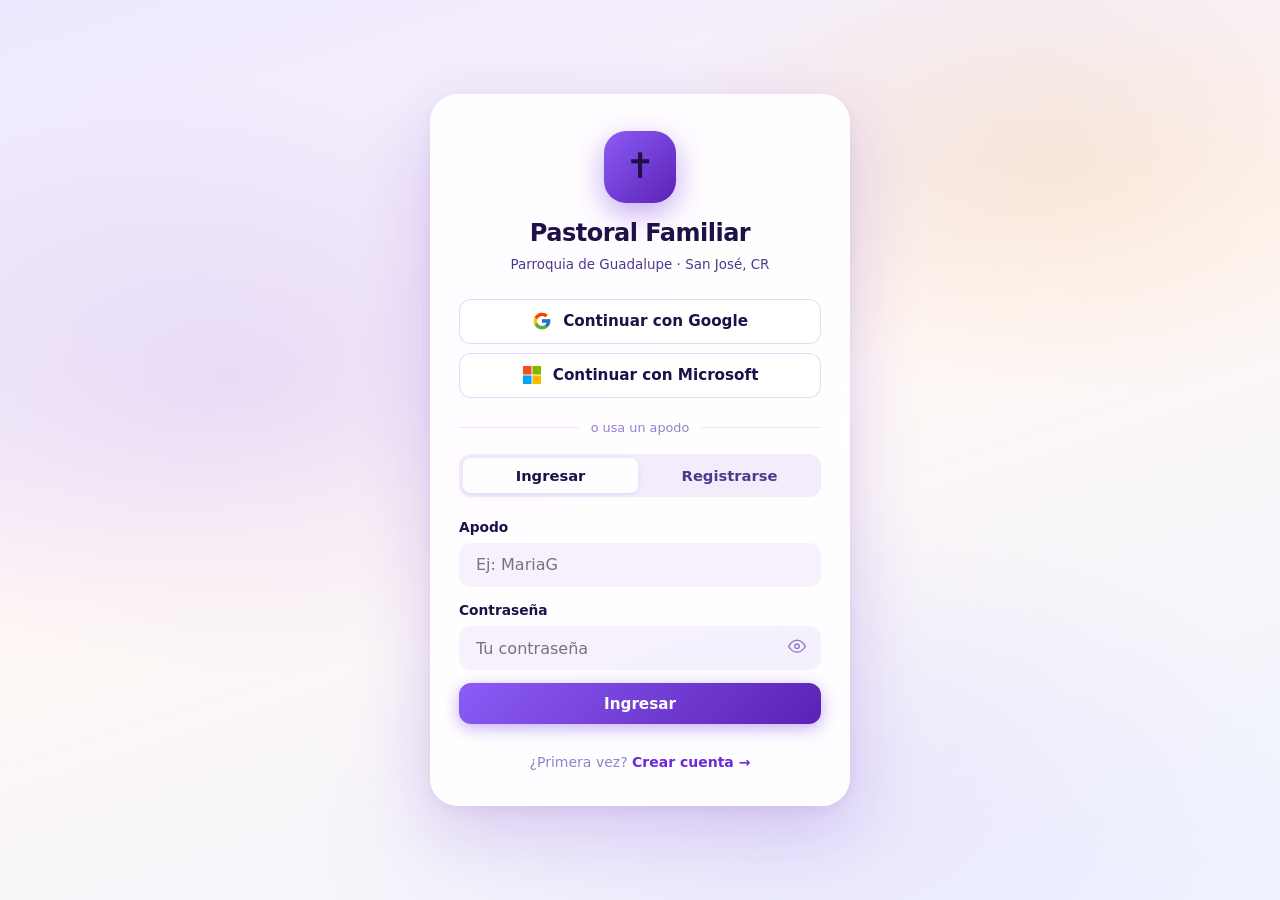
<file: index.html>
<!DOCTYPE html>
<html lang="es">
<head>
  <meta charset="UTF-8" />
  <meta name="viewport" content="width=device-width, initial-scale=1.0, viewport-fit=cover" />
  <title>Pastoral Familiar — Parroquia de Guadalupe</title>
  <link rel="stylesheet" href="css/styles.css" />
  <link rel="icon" href="data:image/svg+xml,<svg xmlns='http://www.w3.org/2000/svg' viewBox='0 0 100 100'><text y='.9em' font-size='90'>✝️</text></svg>" />
  <script src="js/supabase.min.js"></script>
  <script src="js/config.js"></script>
</head>
<body class="auth-page">

  <div class="auth-card">
    <div class="auth-logo-wrap">
      <div class="auth-logo">✝</div>
      <h1>Pastoral Familiar</h1>
      <p>Parroquia de Guadalupe · San José, CR</p>
    </div>

    <!-- OAuth -->
    <div class="oauth-section">
      <button class="btn-oauth" id="btn-oauth-google" onclick="handleOAuth('google')">
        <svg width="20" height="20" viewBox="0 0 48 48"><path fill="#FFC107" d="M43.611 20.083H42V20H24v8h11.303c-1.649 4.657-6.08 8-11.303 8-6.627 0-12-5.373-12-12s5.373-12 12-12c3.059 0 5.842 1.154 7.961 3.039l5.657-5.657C34.046 6.053 29.268 4 24 4 12.955 4 4 12.955 4 24s8.955 20 20 20 20-8.955 20-20c0-1.341-.138-2.65-.389-3.917z"/><path fill="#FF3D00" d="m6.306 14.691 6.571 4.819C14.655 15.108 18.961 12 24 12c3.059 0 5.842 1.154 7.961 3.039l5.657-5.657C34.046 6.053 29.268 4 24 4 16.318 4 9.656 8.337 6.306 14.691z"/><path fill="#4CAF50" d="M24 44c5.166 0 9.86-1.977 13.409-5.192l-6.19-5.238A11.91 11.91 0 0 1 24 36c-5.202 0-9.619-3.317-11.283-7.946l-6.522 5.025C9.505 39.556 16.227 44 24 44z"/><path fill="#1976D2" d="M43.611 20.083H42V20H24v8h11.303a12.04 12.04 0 0 1-4.087 5.571l.003-.002 6.19 5.238C36.971 39.205 44 34 44 24c0-1.341-.138-2.65-.389-3.917z"/></svg>
        Continuar con Google
      </button>
      <button class="btn-oauth" id="btn-oauth-azure" onclick="handleOAuth('azure')">
        <svg width="20" height="20" viewBox="0 0 21 21"><rect x="1" y="1" width="9" height="9" fill="#f25022"/><rect x="11" y="1" width="9" height="9" fill="#7fba00"/><rect x="1" y="11" width="9" height="9" fill="#00a4ef"/><rect x="11" y="11" width="9" height="9" fill="#ffb900"/></svg>
        Continuar con Microsoft
      </button>
    </div>
    <div id="oauth-error" class="form-error hidden" style="margin:-.25rem 0 .5rem"></div>

    <div class="divider-or"><span>o usa un apodo</span></div>

    <!-- Tab switcher -->
    <div class="tab-bar">
      <button class="tab-btn active" id="tab-login" onclick="showTab('login')">Ingresar</button>
      <button class="tab-btn" id="tab-register" onclick="showTab('register')">Registrarse</button>
    </div>

    <!-- Login -->
    <form id="form-login" class="auth-form" onsubmit="handleLogin(event)">
      <div class="field">
        <label for="login-nick">Apodo</label>
        <input id="login-nick" type="text" placeholder="Ej: MariaG" autocomplete="username" required />
      </div>
      <div class="field">
        <label for="login-pass">Contraseña</label>
        <div class="input-with-toggle">
          <input id="login-pass" type="password" placeholder="Tu contraseña" autocomplete="current-password" required />
          <button type="button" class="toggle-pass" onclick="togglePass('login-pass',this)">
            <svg class="icon-sm" viewBox="0 0 24 24" fill="none" stroke="currentColor" stroke-width="1.8" stroke-linecap="round"><path d="M1 12s4-8 11-8 11 8 11 8-4 8-11 8-11-8-11-8z"/><circle cx="12" cy="12" r="3"/></svg>
          </button>
        </div>
      </div>
      <div id="login-error" class="form-error hidden"></div>
      <button type="submit" class="btn btn-primary btn-full" id="btn-login">
        <span class="btn-text">Ingresar</span>
        <span class="btn-loading hidden">Ingresando…</span>
      </button>
      <p class="auth-switch-hint">¿Primera vez? <button type="button" class="link-btn" onclick="showTab('register')">Crear cuenta →</button></p>
    </form>

    <!-- Register -->
    <form id="form-register" class="auth-form hidden" onsubmit="handleRegister(event)">
      <div class="field">
        <label for="reg-nick">Elige un apodo <span class="hint">(sin datos personales)</span></label>
        <input id="reg-nick" type="text" placeholder="Ej: PedroF, AnaM" maxlength="30" autocomplete="username" required />
        <small class="field-hint">Solo letras, números y guion bajo. Sin espacios.</small>
      </div>
      <div class="field">
        <label for="reg-pass">Contraseña</label>
        <div class="input-with-toggle">
          <input id="reg-pass" type="password" placeholder="Mínimo 6 caracteres" autocomplete="new-password" minlength="6" required />
          <button type="button" class="toggle-pass" onclick="togglePass('reg-pass',this)">
            <svg class="icon-sm" viewBox="0 0 24 24" fill="none" stroke="currentColor" stroke-width="1.8" stroke-linecap="round"><path d="M1 12s4-8 11-8 11 8 11 8-4 8-11 8-11-8-11-8z"/><circle cx="12" cy="12" r="3"/></svg>
          </button>
        </div>
      </div>
      <div class="field">
        <label for="reg-pass2">Confirmar contraseña</label>
        <input id="reg-pass2" type="password" placeholder="Repite tu contraseña" autocomplete="new-password" required />
      </div>
      <div class="field">
        <label>Color de tu avatar</label>
        <div class="color-picker" id="color-picker">
          <button type="button" class="color-dot selected" data-color="#6D28D9" style="background:#6D28D9"></button>
          <button type="button" class="color-dot" data-color="#0F766E" style="background:#0F766E"></button>
          <button type="button" class="color-dot" data-color="#1D4ED8" style="background:#1D4ED8"></button>
          <button type="button" class="color-dot" data-color="#D97706" style="background:#D97706"></button>
          <button type="button" class="color-dot" data-color="#B91C1C" style="background:#B91C1C"></button>
          <button type="button" class="color-dot" data-color="#BE185D" style="background:#BE185D"></button>
        </div>
      </div>
      <div id="reg-error" class="form-error hidden"></div>
      <button type="submit" class="btn btn-primary btn-full" id="btn-register">
        <span class="btn-text">Crear cuenta</span>
        <span class="btn-loading hidden">Creando…</span>
      </button>
      <p class="auth-switch-hint">¿Ya tienes cuenta? <button type="button" class="link-btn" onclick="showTab('login')">Ingresar →</button></p>
      <p class="privacy-note">Al crear una cuenta aceptas nuestras <button type="button" class="link-btn" onclick="document.getElementById('modal-policy').classList.remove('hidden')">políticas de uso</button>.</p>
    </form>
  </div>

  <!-- Modal: Política de uso y privacidad -->
  <div id="modal-policy" class="overlay hidden" onclick="if(event.target===this)this.classList.add('hidden')" role="dialog" aria-modal="true" aria-label="Política de uso">
    <div class="sheet" style="max-height:85vh;overflow-y:auto">
      <div class="sheet-handle"></div>
      <div class="sheet-title">Política de uso y privacidad</div>

      <p style="font-size:.9rem;color:var(--ink-2);margin-bottom:1rem">
        Esta aplicación es de uso exclusivo para los miembros de la <strong>Pastoral Familiar de la Parroquia de Guadalupe</strong>, San José, Costa Rica.
      </p>

      <h4 style="font-size:.88rem;font-weight:600;margin:.75rem 0 .35rem">¿Qué información guardamos?</h4>
      <ul style="font-size:.86rem;color:var(--ink-2);padding-left:1.25rem;line-height:1.7">
        <li>Tu apodo (nickname) elegido al registrarte.</li>
        <li>Tu contraseña, almacenada de forma cifrada. Nunca se guarda en texto plano.</li>
        <li>Si ingresas con Google o Microsoft: únicamente tu nombre y correo electrónico.</li>
        <li>Las publicaciones y comentarios que tú decides compartir en la comunidad.</li>
        <li>Las fotos que subas a tus publicaciones o como foto de perfil.</li>
      </ul>

      <h4 style="font-size:.88rem;font-weight:600;margin:.75rem 0 .35rem">¿Qué NO guardamos?</h4>
      <ul style="font-size:.86rem;color:var(--ink-2);padding-left:1.25rem;line-height:1.7">
        <li>Datos personales adicionales: teléfono, dirección, fecha de nacimiento.</li>
        <li>Datos de ubicación ni información de tu dispositivo.</li>
        <li>No se vende ni comparte información con terceros.</li>
      </ul>

      <h4 style="font-size:.88rem;font-weight:600;margin:.75rem 0 .35rem">Responsabilidades del usuario</h4>
      <ul style="font-size:.86rem;color:var(--ink-2);padding-left:1.25rem;line-height:1.7">
        <li><strong>Tu contraseña es tu responsabilidad.</strong> Elige una contraseña segura y no la compartas. Si la olvidas, deberás contactar a un administrador.</li>
        <li>El contenido que publiques debe ser respetuoso y apropiado para la comunidad pastoral.</li>
        <li>Los administradores pueden eliminar publicaciones o usuarios que no cumplan estas normas.</li>
      </ul>

      <h4 style="font-size:.88rem;font-weight:600;margin:.75rem 0 .35rem">Eliminación de datos</h4>
      <ul style="font-size:.86rem;color:var(--ink-2);padding-left:1.25rem;line-height:1.7">
        <li>Puedes eliminar tus publicaciones en cualquier momento desde tu perfil.</li>
        <li>Al eliminar una publicación, las fotos asociadas también se borran permanentemente.</li>
        <li>Si solicitas eliminar tu cuenta, se borrarán todos tus datos incluyendo publicaciones, comentarios y fotos.</li>
      </ul>

      <p style="font-size:.8rem;color:var(--ink-3);margin-top:1rem;border-top:1px solid var(--border);padding-top:.75rem">
        Esta aplicación utiliza <strong>Supabase</strong> como proveedor de base de datos y autenticación, alojado en servidores seguros. La autenticación con Google y Microsoft es gestionada directamente por esos servicios.
      </p>

      <div class="sheet-actions" style="margin-top:1rem">
        <button class="btn btn-primary btn-full" onclick="document.getElementById('modal-policy').classList.add('hidden')">Entendido</button>
      </div>
    </div>
  </div>

  <script src="js/app.js"></script>
  <script src="js/auth.js"></script>
  <script>
    let selectedColor = '#6D28D9';

    function showTab(tab) {
      document.getElementById('form-login').classList.toggle('hidden', tab !== 'login');
      document.getElementById('form-register').classList.toggle('hidden', tab !== 'register');
      document.getElementById('tab-login').classList.toggle('active', tab === 'login');
      document.getElementById('tab-register').classList.toggle('active', tab === 'register');
    }

    function togglePass(id, btn) {
      const inp = document.getElementById(id);
      inp.type = inp.type === 'password' ? 'text' : 'password';
    }

    document.getElementById('color-picker').addEventListener('click', e => {
      const dot = e.target.closest('.color-dot');
      if (!dot) return;
      document.querySelectorAll('.color-dot').forEach(d => d.classList.remove('selected'));
      dot.classList.add('selected');
      selectedColor = dot.dataset.color;
    });

    async function handleLogin(e) {
      e.preventDefault();
      const btn = document.getElementById('btn-login');
      const errEl = document.getElementById('login-error');
      setLoading(btn, true);
      errEl.classList.add('hidden');
      try {
        const { error } = await signIn(
          document.getElementById('login-nick').value.trim(),
          document.getElementById('login-pass').value
        );
        if (error) {
          errEl.innerHTML = '<span>Apodo o contraseña incorrectos. Intenta de nuevo.</span>';
          errEl.classList.remove('hidden');
          setLoading(btn, false);
        } else {
          window.location.href = 'feed.html';
        }
      } catch (err) {
        errEl.innerHTML = '<span>Error de conexión. Recarga la página e intenta de nuevo.</span>';
        errEl.classList.remove('hidden');
        setLoading(btn, false);
      }
    }

    async function handleRegister(e) {
      e.preventDefault();
      const btn = document.getElementById('btn-register');
      const errEl = document.getElementById('reg-error');
      const nick = document.getElementById('reg-nick').value.trim();
      const pass = document.getElementById('reg-pass').value;
      const pass2 = document.getElementById('reg-pass2').value;
      errEl.classList.add('hidden');
      if (pass !== pass2) {
        errEl.innerHTML = '<span>Las contraseñas no coinciden.</span>';
        errEl.classList.remove('hidden'); return;
      }
      if (!/^[a-zA-Z0-9_]{3,30}$/.test(nick)) {
        errEl.innerHTML = '<span>Solo letras, números y guion bajo (3–30 caracteres).</span>';
        errEl.classList.remove('hidden'); return;
      }
      setLoading(btn, true);
      try {
        const { error } = await signUp(nick, pass, selectedColor);
        if (error) {
          errEl.innerHTML = `<span>${error.message?.includes('already') || error.message?.includes('unique') ? 'Ese apodo ya está en uso. Elige otro.' : 'Error al crear la cuenta: ' + escapeHtml(error.message || '')}</span>`;
          errEl.classList.remove('hidden');
          setLoading(btn, false);
        } else {
          window.location.href = 'feed.html';
        }
      } catch (err) {
        errEl.innerHTML = '<span>Error de conexión. Recarga la página e intenta de nuevo.</span>';
        errEl.classList.remove('hidden');
        setLoading(btn, false);
      }
    }

    async function handleOAuth(provider) {
      const errEl = document.getElementById('oauth-error');
      const btnGoogle = document.getElementById('btn-oauth-google');
      const btnAzure = document.getElementById('btn-oauth-azure');
      errEl.classList.add('hidden');
      btnGoogle.disabled = true;
      btnAzure.disabled = true;
      try {
        const { error } = await signInWithProvider(provider);
        if (error) {
          console.error('[OAuth error]', error);
          errEl.innerHTML = '<span>No se pudo iniciar sesión con ' + (provider === 'azure' ? 'Microsoft' : 'Google') + '. Intenta de nuevo.</span>';
          errEl.classList.remove('hidden');
          btnGoogle.disabled = false;
          btnAzure.disabled = false;
        }
        // Si no hay error: el navegador ya está redirigiendo al proveedor — no hacer nada más
      } catch (err) {
        console.error('[OAuth catch]', err);
        errEl.innerHTML = '<span>Error al conectar. Recarga la página e intenta de nuevo.</span>';
        errEl.classList.remove('hidden');
        btnGoogle.disabled = false;
        btnAzure.disabled = false;
      }
    }

    function setLoading(btn, loading) {
      btn.querySelector('.btn-text').classList.toggle('hidden', loading);
      btn.querySelector('.btn-loading').classList.toggle('hidden', !loading);
      btn.disabled = loading;
    }

    (async () => {
      try {
        const session = await getSession();
        if (session) window.location.href = 'feed.html';
      } catch (e) {
        // El SDK ya limpia la sesión inválida internamente; no llamar signOut
        // para no bloquear el lock de auth cuando el usuario hace clic en OAuth
      }
    })();
  </script>
</body>
</html>
</file>
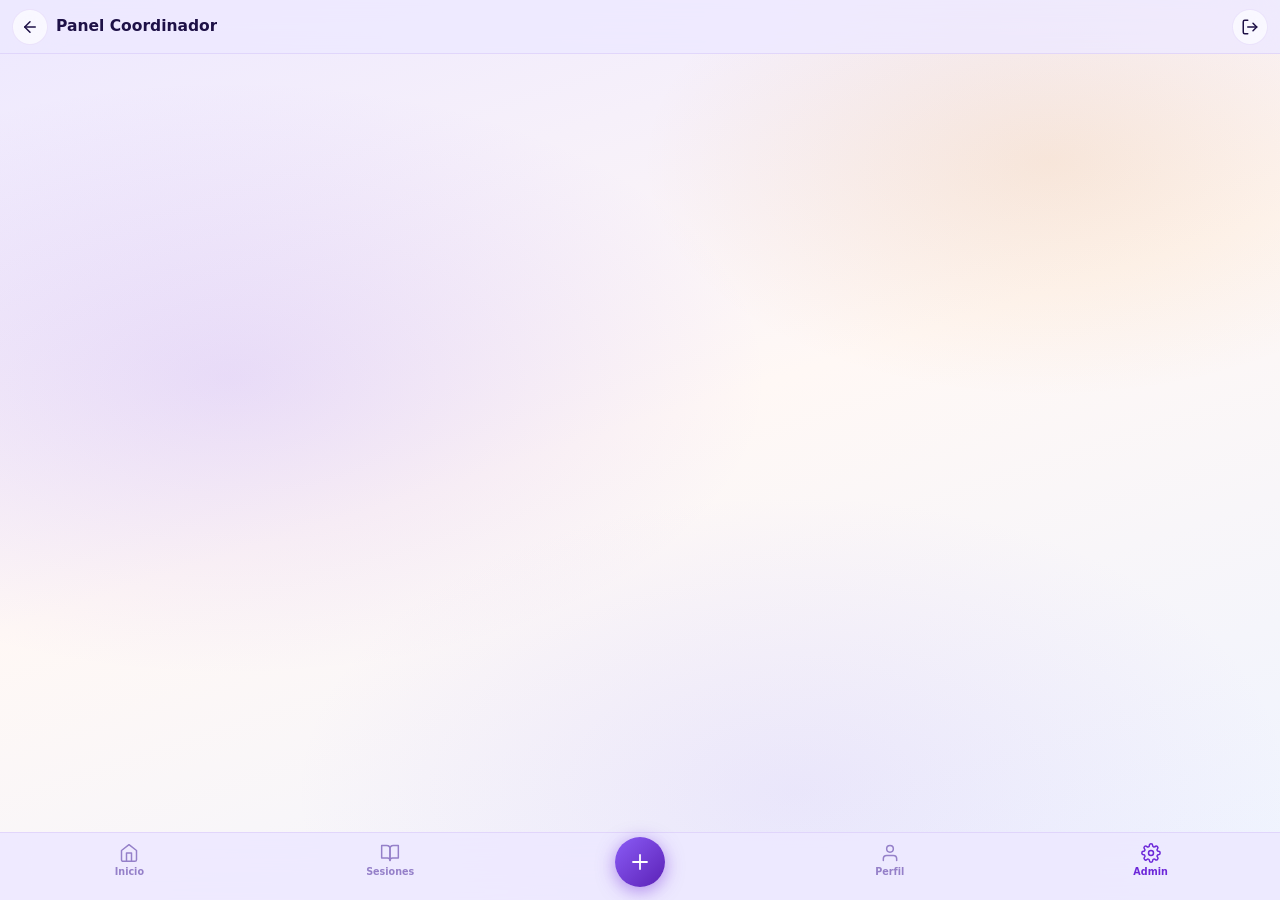
<file: admin.html>
<!DOCTYPE html>
<html lang="es">
<head>
  <meta charset="UTF-8" />
  <meta name="viewport" content="width=device-width, initial-scale=1.0, viewport-fit=cover" />
  <title>Admin — Pastoral Familiar</title>
  <link rel="stylesheet" href="css/styles.css" />
  <link rel="icon" href="data:image/svg+xml,<svg xmlns='http://www.w3.org/2000/svg' viewBox='0 0 100 100'><text y='.9em' font-size='90'>✝️</text></svg>" />
  <script src="js/supabase.min.js"></script>
  <script src="js/config.js"></script>
</head>
<body>

  <nav class="topnav">
    <div class="nav-brand">
      <button class="btn-icon-circle" onclick="window.location.href='dashboard.html'" title="Volver">
        <svg class="icon-sm" viewBox="0 0 24 24" fill="none" stroke="currentColor" stroke-width="2" stroke-linecap="round" stroke-linejoin="round"><line x1="19" y1="12" x2="5" y2="12"/><polyline points="12 19 5 12 12 5"/></svg>
      </button>
      <span class="nav-title">Panel Coordinador</span>
    </div>
    <div class="nav-actions">
      <div id="nav-user"></div>
      <button class="btn-icon-circle" title="Salir" onclick="handleLogout()">
        <svg class="icon-sm" viewBox="0 0 24 24" fill="none" stroke="currentColor" stroke-width="1.8" stroke-linecap="round" stroke-linejoin="round"><path d="M9 21H5a2 2 0 0 1-2-2V5a2 2 0 0 1 2-2h4"/><polyline points="16 17 21 12 16 7"/><line x1="21" y1="12" x2="9" y2="12"/></svg>
      </button>
    </div>
  </nav>

  <nav class="bottom-nav">
    <button class="bnav-btn" onclick="window.location.href='feed.html'">
      <svg class="icon" viewBox="0 0 24 24" fill="none" stroke="currentColor" stroke-width="1.8" stroke-linecap="round" stroke-linejoin="round"><path d="m3 9 9-7 9 7v11a2 2 0 0 1-2 2H5a2 2 0 0 1-2-2z"/><polyline points="9 22 9 12 15 12 15 22"/></svg>
      Inicio
    </button>
    <button class="bnav-btn" onclick="window.location.href='dashboard.html'">
      <svg class="icon" viewBox="0 0 24 24" fill="none" stroke="currentColor" stroke-width="1.8" stroke-linecap="round" stroke-linejoin="round"><path d="M2 3h6a4 4 0 0 1 4 4v14a3 3 0 0 0-3-3H2z"/><path d="M22 3h-6a4 4 0 0 0-4 4v14a3 3 0 0 1 3-3h7z"/></svg>
      Sesiones
    </button>
    <button class="bnav-new" onclick="window.location.href='feed.html'">
      <svg class="icon" viewBox="0 0 24 24" fill="none" stroke="currentColor" stroke-width="2.2" stroke-linecap="round"><line x1="12" y1="5" x2="12" y2="19"/><line x1="5" y1="12" x2="19" y2="12"/></svg>
    </button>
    <button class="bnav-btn" onclick="window.location.href='profile.html'">
      <svg class="icon" viewBox="0 0 24 24" fill="none" stroke="currentColor" stroke-width="1.8" stroke-linecap="round" stroke-linejoin="round"><path d="M20 21v-2a4 4 0 0 0-4-4H8a4 4 0 0 0-4 4v2"/><circle cx="12" cy="7" r="4"/></svg>
      Perfil
    </button>
    <button class="bnav-btn active">
      <svg class="icon" viewBox="0 0 24 24" fill="none" stroke="currentColor" stroke-width="1.8" stroke-linecap="round"><circle cx="12" cy="12" r="3"/><path d="M19.4 15a1.65 1.65 0 0 0 .33 1.82l.06.06a2 2 0 0 1-2.83 2.83l-.06-.06a1.65 1.65 0 0 0-1.82-.33 1.65 1.65 0 0 0-1 1.51V21a2 2 0 0 1-4 0v-.09A1.65 1.65 0 0 0 9 19.4a1.65 1.65 0 0 0-1.82.33l-.06.06a2 2 0 0 1-2.83-2.83l.06-.06A1.65 1.65 0 0 0 4.68 15a1.65 1.65 0 0 0-1.51-1H3a2 2 0 0 1 0-4h.09A1.65 1.65 0 0 0 4.6 9a1.65 1.65 0 0 0-.33-1.82l-.06-.06a2 2 0 0 1 2.83-2.83l.06.06A1.65 1.65 0 0 0 9 4.68a1.65 1.65 0 0 0 1-1.51V3a2 2 0 0 1 4 0v.09a1.65 1.65 0 0 0 1 1.51 1.65 1.65 0 0 0 1.82-.33l.06.06a2 2 0 0 1 2.83 2.83l-.06.06A1.65 1.65 0 0 0 19.4 9a1.65 1.65 0 0 0 1.51 1H21a2 2 0 0 1 0 4h-.09a1.65 1.65 0 0 0-1.51 1z"/></svg>
      Admin
    </button>
  </nav>

  <main class="page-wide" style="padding-bottom:calc(var(--btm) + 3rem)">
    <div id="access-denied" class="empty-state hidden">
      <span class="empty-icon">🔒</span>
      <p>Acceso restringido a coordinadores.</p>
      <button class="btn btn-primary" style="margin-top:1rem" onclick="window.location.href='feed.html'">Volver al inicio</button>
    </div>

    <div id="admin-content" class="hidden">

      <!-- CREAR SESIÓN -->
      <div class="admin-card">
        <div class="admin-card-title">
          <svg class="icon" viewBox="0 0 24 24" fill="none" stroke="var(--p)" stroke-width="1.8" stroke-linecap="round"><circle cx="12" cy="12" r="10"/><line x1="12" y1="8" x2="12" y2="16"/><line x1="8" y1="12" x2="16" y2="12"/></svg>
          Nueva sesión pastoral
        </div>
        <form id="form-session" onsubmit="handleCreateSession(event)" class="admin-form">
          <div class="field-row">
            <div class="field" style="flex:0 0 72px;min-width:72px">
              <label>Emoji</label>
              <input id="s-emoji" type="text" value="✝️" maxlength="4" style="font-size:1.5rem;text-align:center;padding:.45rem .3rem" />
            </div>
            <div class="field flex1">
              <label>Título de la sesión *</label>
              <input id="s-title" type="text" placeholder="Ej: Solemnidad de la Santísima Trinidad" maxlength="120" required />
            </div>
          </div>
          <div class="field">
            <label>Imagen de portada <span class="hint">(opcional — reemplaza el emoji como portada)</span></label>
            <div id="s-cover-preview-wrap" class="img-preview-wrap hidden">
              <img id="s-cover-preview" class="img-preview" style="max-height:160px" alt="" />
              <button type="button" class="img-preview-remove" onclick="removeCoverImage('create')">
                <svg class="icon" viewBox="0 0 24 24" fill="none" stroke="currentColor" stroke-width="2" stroke-linecap="round"><line x1="18" y1="6" x2="6" y2="18"/><line x1="6" y1="6" x2="18" y2="18"/></svg>
              </button>
            </div>
            <div id="s-cover-zone" class="upload-zone" onclick="pickCoverImage('create')">
              <svg class="icon" viewBox="0 0 24 24" fill="none" stroke="currentColor" stroke-width="1.6" stroke-linecap="round"><rect x="3" y="3" width="18" height="18" rx="2"/><circle cx="8.5" cy="8.5" r="1.5"/><polyline points="21 15 16 10 5 21"/></svg>
              <span>Subir imagen de portada</span>
            </div>
          </div>
          <div class="field">
            <label>Descripción breve</label>
            <input id="s-desc" type="text" placeholder="Un resumen corto para la tarjeta…" maxlength="200" />
          </div>
          <div class="field">
            <label>URL del video (YouTube o Vimeo)</label>
            <input id="s-video" type="url" placeholder="https://www.youtube.com/watch?v=…" />
          </div>
          <div class="field">
            <label>Contenido / Lectura <span class="hint">(texto normal, Enter para separar párrafos)</span></label>
            <textarea id="s-content" rows="8" placeholder="Escribe el contenido de la guía familiar aquí. Cada párrafo separado con Enter."></textarea>
          </div>
          <div id="session-error" class="form-error hidden"></div>
          <button type="submit" class="btn btn-primary" id="btn-create-session">Publicar sesión</button>
        </form>
      </div>

      <!-- SESIONES PUBLICADAS -->
      <div class="admin-card">
        <div class="admin-card-title">
          <svg class="icon" viewBox="0 0 24 24" fill="none" stroke="var(--p)" stroke-width="1.8" stroke-linecap="round" stroke-linejoin="round"><path d="M2 3h6a4 4 0 0 1 4 4v14a3 3 0 0 0-3-3H2z"/><path d="M22 3h-6a4 4 0 0 0-4 4v14a3 3 0 0 1 3-3h7z"/></svg>
          Sesiones publicadas
        </div>
        <div id="admin-sessions-list"><div class="mini-spin"></div></div>
      </div>

      <!-- GESTIÓN DE MIEMBROS -->
      <div class="admin-card">
        <div class="admin-card-title">
          <svg class="icon" viewBox="0 0 24 24" fill="none" stroke="var(--p)" stroke-width="1.8" stroke-linecap="round" stroke-linejoin="round"><path d="M17 21v-2a4 4 0 0 0-4-4H5a4 4 0 0 0-4 4v2"/><circle cx="9" cy="7" r="4"/><path d="M23 21v-2a4 4 0 0 0-3-3.87"/><path d="M16 3.13a4 4 0 0 1 0 7.75"/></svg>
          Gestión de miembros
        </div>
        <div class="search-row" style="margin-bottom:1rem">
          <input id="user-search" type="text" placeholder="Buscar por apodo…" maxlength="30"
            onkeydown="if(event.key==='Enter')searchUsers()" />
          <button class="btn btn-primary btn-sm" onclick="searchUsers()">Buscar</button>
        </div>
        <div id="users-list"><div class="mini-spin"></div></div>
      </div>

    </div>
  </main>

  <!-- OVERLAY: Editar sesión -->
  <div id="modal-edit-session" class="overlay center hidden" onclick="closeEditSessionModal(event)">
    <div class="sheet-center">
      <div class="sheet-title">
        <svg style="display:inline;vertical-align:-.15em;margin-right:.4rem" viewBox="0 0 24 24" width="18" height="18" fill="none" stroke="var(--p)" stroke-width="2" stroke-linecap="round"><path d="M17 3a2.828 2.828 0 1 1 4 4L7.5 20.5 2 22l1.5-5.5L17 3z"/></svg>
        Editar sesión
      </div>
      <input type="hidden" id="edit-s-id" />
      <form onsubmit="handleUpdateSession(event)" class="admin-form">
        <div class="field-row">
          <div class="field" style="flex:0 0 72px;min-width:72px">
            <label>Emoji</label>
            <input id="edit-s-emoji" type="text" maxlength="4" style="font-size:1.5rem;text-align:center;padding:.45rem .3rem" />
          </div>
          <div class="field flex1">
            <label>Título *</label>
            <input id="edit-s-title" type="text" maxlength="120" required />
          </div>
        </div>
        <div class="field">
          <label>Imagen de portada <span class="hint">(opcional)</span></label>
          <div id="edit-s-cover-preview-wrap" class="img-preview-wrap hidden">
            <img id="edit-s-cover-preview" class="img-preview" style="max-height:160px" alt="" />
            <button type="button" class="img-preview-remove" onclick="removeCoverImage('edit')">
              <svg class="icon" viewBox="0 0 24 24" fill="none" stroke="currentColor" stroke-width="2" stroke-linecap="round"><line x1="18" y1="6" x2="6" y2="18"/><line x1="6" y1="6" x2="18" y2="18"/></svg>
            </button>
          </div>
          <div id="edit-s-cover-zone" class="upload-zone" onclick="pickCoverImage('edit')">
            <svg class="icon" viewBox="0 0 24 24" fill="none" stroke="currentColor" stroke-width="1.6" stroke-linecap="round"><rect x="3" y="3" width="18" height="18" rx="2"/><circle cx="8.5" cy="8.5" r="1.5"/><polyline points="21 15 16 10 5 21"/></svg>
            <span>Subir imagen de portada</span>
          </div>
        </div>
        <div class="field">
          <label>Descripción breve</label>
          <input id="edit-s-desc" type="text" placeholder="Un resumen corto…" />
        </div>
        <div class="field">
          <label>URL del video (YouTube o Vimeo)</label>
          <input id="edit-s-video" type="url" placeholder="https://www.youtube.com/watch?v=…" />
        </div>
        <div class="field">
          <label>Contenido / Lectura <span class="hint">(texto normal, Enter para separar párrafos)</span></label>
          <textarea id="edit-s-content" rows="7" placeholder="Escribe el contenido aquí. Cada párrafo separado con Enter."></textarea>
        </div>
        <div id="edit-session-error" class="form-error hidden"></div>
        <div class="sheet-actions" style="justify-content:space-between">
          <button type="button" class="btn btn-danger"
            onclick="deleteSessionConfirm(document.getElementById('edit-s-id').value)">
            <svg viewBox="0 0 24 24" width="13" height="13" fill="none" stroke="currentColor" stroke-width="2" stroke-linecap="round" style="vertical-align:-.15em;margin-right:.25rem"><polyline points="3 6 5 6 21 6"/><path d="M19 6v14a2 2 0 0 1-2 2H7a2 2 0 0 1-2-2V6m3 0V4a1 1 0 0 1 1-1h4a1 1 0 0 1 1 1v2"/></svg>
            Eliminar
          </button>
          <div style="display:flex;gap:.5rem">
            <button type="button" class="btn btn-ghost"
              onclick="document.getElementById('modal-edit-session').classList.add('hidden')">Cancelar</button>
            <button type="submit" class="btn btn-primary" id="btn-update-session">Guardar cambios</button>
          </div>
        </div>
      </form>
    </div>
  </div>

  <!-- OVERLAY: Agregar actividad -->
  <div id="modal-activity" class="overlay center hidden" onclick="closeActivityModal(event)">
    <div class="sheet-center">
      <div class="sheet-title">Agregar actividad</div>
      <input type="hidden" id="act-session-id" />
      <form onsubmit="handleCreateActivity(event)" class="admin-form">
        <div class="field">
          <label>Tipo</label>
          <select id="act-type" onchange="onActivityTypeChange()">
            <option value="reflection">Reflexión (texto libre)</option>
            <option value="question">Pregunta abierta</option>
            <option value="poll">Encuesta / votación</option>
          </select>
        </div>
        <div class="field">
          <label>Título / pregunta *</label>
          <input id="act-title" type="text" placeholder="Escribe la pregunta o actividad…" required />
        </div>
        <div class="field">
          <label>Descripción adicional</label>
          <textarea id="act-content" rows="2" placeholder="Contexto o instrucción extra…"></textarea>
        </div>
        <div id="poll-options-group" class="field hidden">
          <label>Opciones de la encuesta (una por línea)</label>
          <textarea id="act-options" rows="4" placeholder="Opción A&#10;Opción B&#10;Opción C"></textarea>
        </div>
        <div id="act-error" class="form-error hidden"></div>
        <div class="sheet-actions">
          <button type="button" class="btn btn-ghost" onclick="document.getElementById('modal-activity').classList.add('hidden')">Cancelar</button>
          <button type="submit" class="btn btn-primary">Agregar</button>
        </div>
      </form>
    </div>
  </div>

  <script src="js/config.js"></script>
  <script src="js/auth.js"></script>
  <script src="js/app.js"></script>
  <script src="js/storage.js"></script>
  <script src="js/admin.js"></script>
  <script>
    let adminProfile = null;

    (async () => {
      const session = await requireAuth();
      if (!session) return;
      adminProfile = await getProfile(session.user.id);
      if (!adminProfile.is_admin) {
        document.getElementById('access-denied').classList.remove('hidden');
        return;
      }
      const av = adminProfile.avatar_url
        ? `<img src="${adminProfile.avatar_url}" />`
        : adminProfile.nickname.charAt(0).toUpperCase();
      document.getElementById('nav-user').innerHTML =
        `<div class="avatar sm" style="background:${adminProfile.color}">${av}</div>
         <span class="nav-nick">${escapeHtml(adminProfile.nickname)}</span>`;
      document.getElementById('admin-content').classList.remove('hidden');
      loadAdminSessions();
      loadUsers();
    })();

    function onActivityTypeChange() {
      const type = document.getElementById('act-type').value;
      document.getElementById('poll-options-group').classList.toggle('hidden', type !== 'poll');
    }

    function openActivityModal(sessionId) {
      document.getElementById('act-session-id').value = sessionId;
      document.getElementById('act-title').value = '';
      document.getElementById('act-content').value = '';
      document.getElementById('act-options').value = '';
      document.getElementById('act-error').classList.add('hidden');
      document.getElementById('modal-activity').classList.remove('hidden');
    }

    function closeActivityModal(e) {
      if (e.target === document.getElementById('modal-activity'))
        document.getElementById('modal-activity').classList.add('hidden');
    }

    async function handleLogout() {
      await supabase.auth.signOut();
      window.location.href = 'index.html';
    }

    function showToast(msg) {
      const t = document.createElement('div');
      t.className = 'toast';
      t.textContent = msg;
      document.body.appendChild(t);
      setTimeout(() => t.remove(), 2700);
    }
  </script>
</body>
</html>
</file>
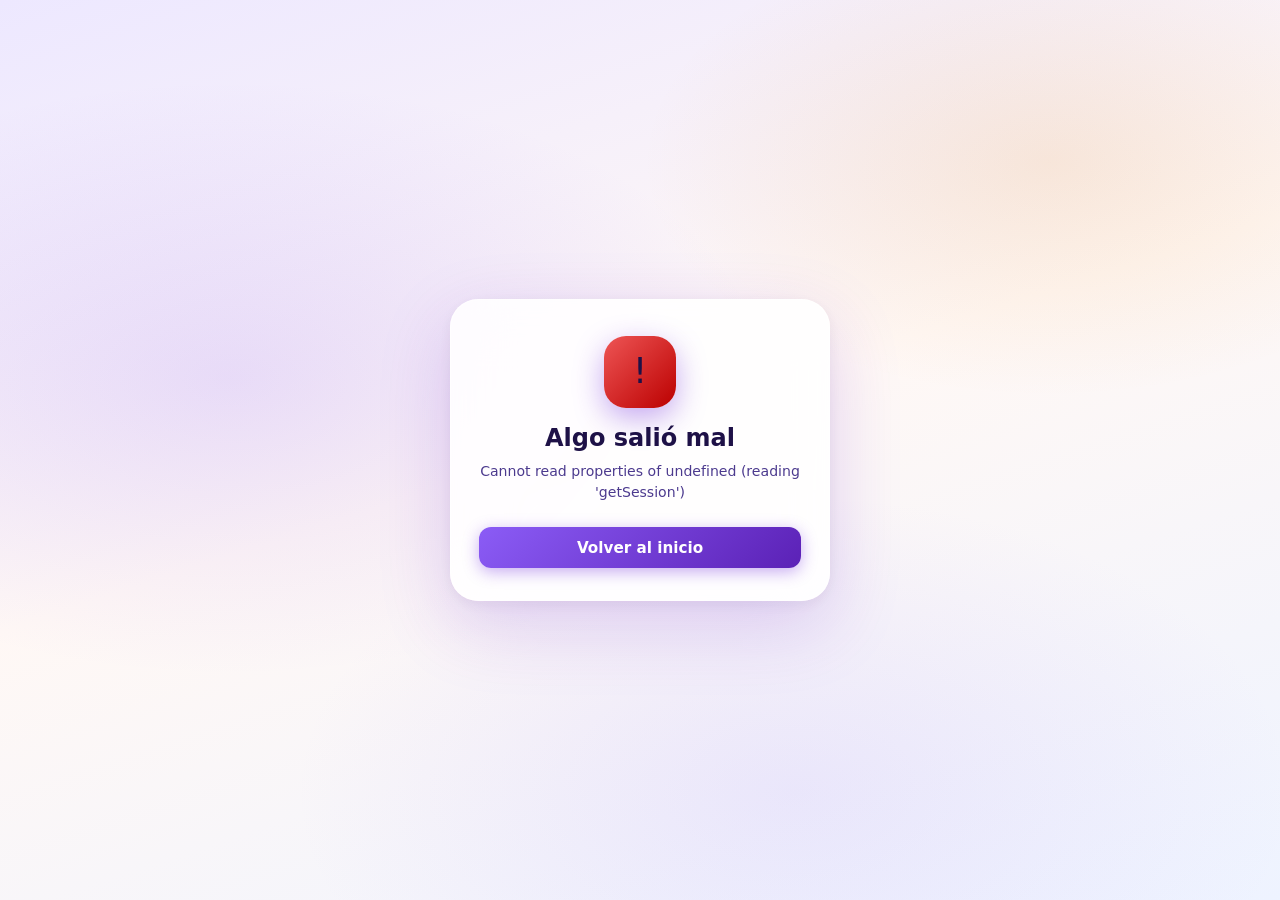
<file: auth-callback.html>
<!DOCTYPE html>
<html lang="es">
<head>
  <meta charset="UTF-8" />
  <meta name="viewport" content="width=device-width, initial-scale=1.0, viewport-fit=cover" />
  <title>Ingresando… — Pastoral Familiar</title>
  <link rel="stylesheet" href="css/styles.css" />
  <link rel="icon" href="data:image/svg+xml,<svg xmlns='http://www.w3.org/2000/svg' viewBox='0 0 100 100'><text y='.9em' font-size='90'>✝️</text></svg>" />
  <script src="js/supabase.min.js"></script>
  <script src="js/config.js"></script>
</head>
<body class="auth-page">

  <!-- Estado: procesando -->
  <div id="state-loading" style="text-align:center;padding:3rem 1.5rem">
    <div class="auth-card" style="max-width:340px;margin:0 auto;padding:2.5rem 2rem">
      <div class="auth-logo-wrap">
        <div class="auth-logo">✝</div>
        <h2 style="font-size:1.15rem;margin-top:.5rem">Verificando acceso…</h2>
      </div>
      <div class="spinner" style="margin:1.5rem auto"></div>
    </div>
  </div>

  <!-- Estado: elegir apodo (primera vez con OAuth) -->
  <div id="state-nickname" class="hidden">
    <div class="auth-card">
      <div class="auth-logo-wrap">
        <div class="auth-logo">✝</div>
        <h1>¡Bienvenido!</h1>
        <p>Elige un apodo para aparecer en la comunidad</p>
      </div>
      <form onsubmit="handleNicknameSetup(event)" class="auth-form">
        <div class="field">
          <label for="setup-nick">Tu apodo <span class="hint">(sin datos personales)</span></label>
          <input id="setup-nick" type="text" placeholder="Ej: MariaG, PedroF" maxlength="30" required autofocus />
          <small class="field-hint">Solo letras, números y guion bajo. Sin espacios.</small>
        </div>
        <div class="field">
          <label>Color de tu avatar</label>
          <div class="color-picker" id="setup-color-picker">
            <button type="button" class="color-dot selected" data-color="#D4581F" style="background:#D4581F"></button>
            <button type="button" class="color-dot" data-color="#2C7A4B" style="background:#2C7A4B"></button>
            <button type="button" class="color-dot" data-color="#2C4A7F" style="background:#2C4A7F"></button>
            <button type="button" class="color-dot" data-color="#7B4A9C" style="background:#7B4A9C"></button>
            <button type="button" class="color-dot" data-color="#B8860B" style="background:#B8860B"></button>
            <button type="button" class="color-dot" data-color="#8B3252" style="background:#8B3252"></button>
          </div>
        </div>
        <div id="setup-error" class="form-error hidden"></div>
        <button type="submit" class="btn btn-primary btn-full">Continuar</button>
        <p class="privacy-note">Tu apodo es lo único que verán los demás.</p>
      </form>
    </div>
  </div>

  <!-- Estado: error -->
  <div id="state-error" class="hidden" style="text-align:center;padding:3rem 1.5rem">
    <div class="auth-card" style="max-width:380px;margin:0 auto">
      <div class="auth-logo-wrap">
        <div class="auth-logo" style="background:linear-gradient(135deg,#e55,#b00)">!</div>
        <h2 style="margin-top:.75rem">Algo salió mal</h2>
        <p id="error-msg" style="color:var(--ink-2);font-size:.88rem;margin-top:.35rem"></p>
      </div>
      <button class="btn btn-primary btn-full" onclick="window.location.href='index.html'">Volver al inicio</button>
    </div>
  </div>

  <script src="js/app.js"></script>
  <script>
    let oauthUserId = null;
    let setupColor = '#D4581F';

    document.getElementById('setup-color-picker').addEventListener('click', e => {
      const dot = e.target.closest('.color-dot');
      if (!dot) return;
      document.querySelectorAll('#setup-color-picker .color-dot').forEach(d => d.classList.remove('selected'));
      dot.classList.add('selected');
      setupColor = dot.dataset.color;
    });

    async function init() {
      const params = new URLSearchParams(window.location.search);
      // Parse hash safely — location.hash includes the '#' prefix
      const rawHash = window.location.hash.startsWith('#') ? window.location.hash.slice(1) : '';
      const hash = new URLSearchParams(rawHash);

      const urlError = params.get('error') || hash.get('error');
      if (urlError) {
        const desc = params.get('error_description') || hash.get('error_description') || urlError;
        showError(decodeURIComponent(desc));
        return;
      }

      const code        = params.get('code');
      const accessToken = hash.get('access_token');
      const refreshToken = hash.get('refresh_token') || '';

      try {
        let session = null;

        if (accessToken) {
          // Implicit flow: tokens in URL hash — set the session directly
          const { data, error } = await supabase.auth.setSession({
            access_token: accessToken,
            refresh_token: refreshToken
          });
          if (error) throw error;
          session = data.session;
        } else if (code) {
          // PKCE flow fallback (should not happen with flowType:'implicit' but kept for safety)
          const { data, error } = await supabase.auth.exchangeCodeForSession(window.location.href);
          if (error) throw error;
          session = data.session;
        } else {
          // No tokens in URL — check if session already exists in storage
          const { data, error } = await supabase.auth.getSession();
          if (error) throw error;
          session = data.session;
        }

        if (!session) {
          showError('No se pudo completar el ingreso. Intenta de nuevo desde la página principal.');
          return;
        }

        oauthUserId = session.user.id;
        // Remove tokens from URL bar without triggering a navigation
        window.history.replaceState({}, '', window.location.pathname);

        const { data: profile } = await supabase
          .from('profiles').select('id, nickname').eq('id', oauthUserId).maybeSingle();

        if (profile?.nickname) {
          window.location.href = 'feed.html';
        } else {
          showState('nickname');
        }

      } catch (err) {
        console.error('[OAuth callback error]', err);
        showError(err.message || 'Error al ingresar. Intenta de nuevo.');
      }
    }

    async function handleNicknameSetup(e) {
      e.preventDefault();
      const errEl = document.getElementById('setup-error');
      const nick  = document.getElementById('setup-nick').value.trim();
      errEl.classList.add('hidden');

      if (!/^[a-zA-Z0-9_]{3,30}$/.test(nick)) {
        errEl.innerHTML = '<span>Solo letras, números y guion bajo (3–30 caracteres).</span>';
        errEl.classList.remove('hidden'); return;
      }

      const { data: existing } = await supabase.from('profiles').select('id').eq('nickname', nick).maybeSingle();
      if (existing) {
        errEl.innerHTML = '<span>Ese apodo ya está en uso. Elige otro.</span>';
        errEl.classList.remove('hidden'); return;
      }

      const { error } = await supabase.from('profiles').upsert({ id: oauthUserId, nickname: nick, color: setupColor });
      if (error) {
        errEl.innerHTML = '<span>Error al guardar el apodo. Intenta de nuevo.</span>';
        errEl.classList.remove('hidden'); return;
      }
      window.location.href = 'feed.html';
    }

    function showState(state) {
      ['loading', 'nickname', 'error'].forEach(s =>
        document.getElementById(`state-${s}`).classList.toggle('hidden', s !== state)
      );
    }

    function showError(msg) {
      document.getElementById('error-msg').textContent = msg;
      showState('error');
    }

    init();
  </script>
</body>
</html>
</file>
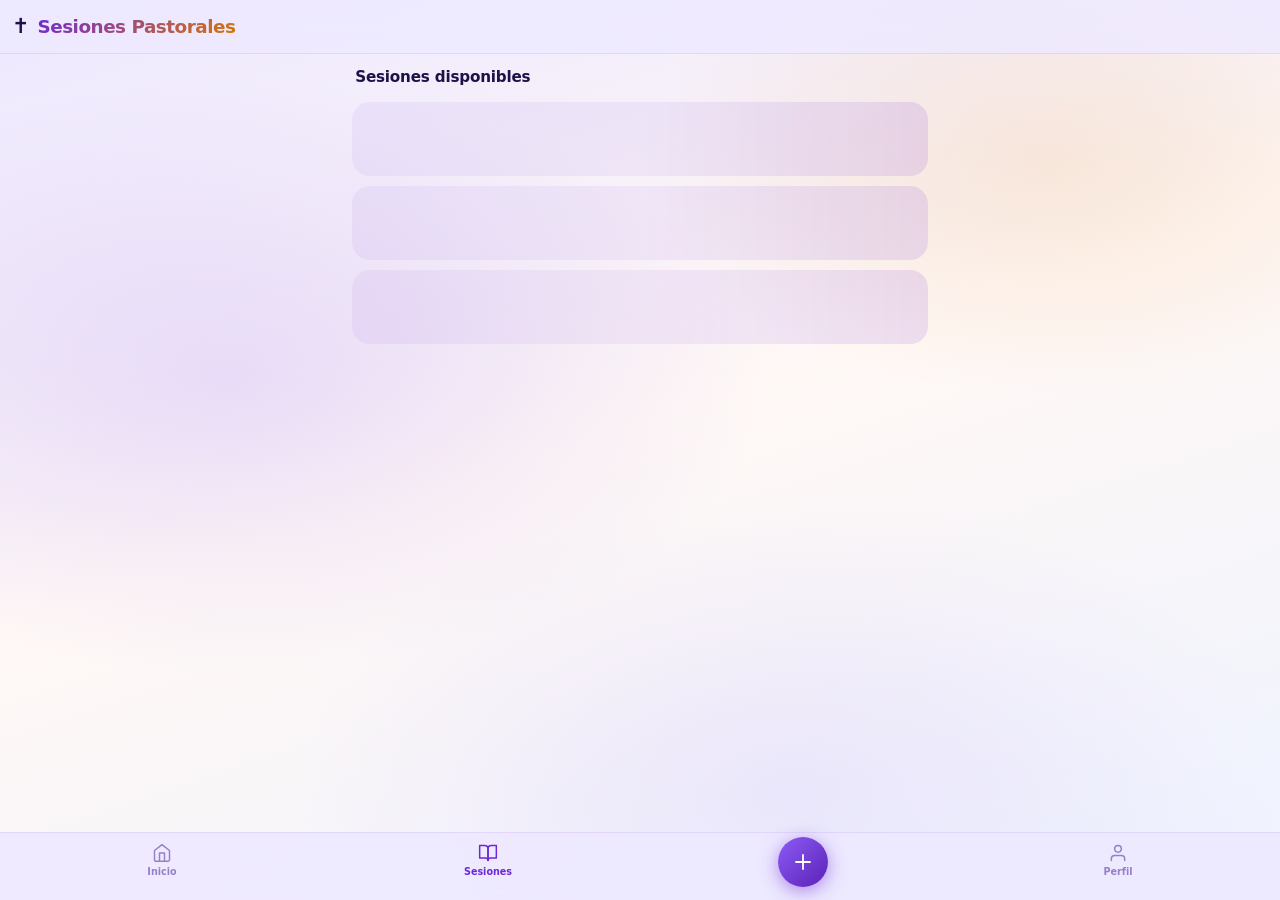
<file: dashboard.html>
<!DOCTYPE html>
<html lang="es">
<head>
  <meta charset="UTF-8" />
  <meta name="viewport" content="width=device-width, initial-scale=1.0, viewport-fit=cover" />
  <title>Sesiones — Pastoral Familiar</title>
  <link rel="stylesheet" href="css/styles.css" />
  <link rel="icon" href="data:image/svg+xml,<svg xmlns='http://www.w3.org/2000/svg' viewBox='0 0 100 100'><text y='.9em' font-size='90'>✝️</text></svg>" />
  <script src="js/supabase.min.js"></script>
  <script src="js/config.js"></script>
</head>
<body>

  <nav class="topnav">
    <div class="nav-brand">
      <span class="nav-cross">✝</span>
      <span class="nav-logo-text">Sesiones Pastorales</span>
    </div>
    <div class="nav-actions">
      <div id="nav-user"></div>
    </div>
  </nav>

  <main class="page">
    <div class="welcome-card hidden" id="welcome-card">
      <h2 id="welcome-msg">Bienvenido</h2>
      <p>Abre una sesión, mira el video y participa con tu comunidad.</p>
    </div>

    <div class="section-head">Sesiones disponibles</div>
    <div id="sessions-list">
      <div class="skeleton skel-card"></div>
      <div class="skeleton skel-card"></div>
      <div class="skeleton skel-card"></div>
    </div>
    <div id="no-sessions" class="empty-state hidden">
      <span class="empty-icon">📖</span>
      <p>Aún no hay sesiones publicadas.<br>¡Vuelve pronto!</p>
    </div>
  </main>

  <nav class="bottom-nav">
    <button class="bnav-btn" onclick="window.location.href='feed.html'">
      <svg class="icon" viewBox="0 0 24 24" fill="none" stroke="currentColor" stroke-width="1.8" stroke-linecap="round" stroke-linejoin="round"><path d="m3 9 9-7 9 7v11a2 2 0 0 1-2 2H5a2 2 0 0 1-2-2z"/><polyline points="9 22 9 12 15 12 15 22"/></svg>
      Inicio
    </button>
    <button class="bnav-btn active" onclick="window.location.href='dashboard.html'">
      <svg class="icon" viewBox="0 0 24 24" fill="none" stroke="currentColor" stroke-width="1.8" stroke-linecap="round" stroke-linejoin="round"><path d="M2 3h6a4 4 0 0 1 4 4v14a3 3 0 0 0-3-3H2z"/><path d="M22 3h-6a4 4 0 0 0-4 4v14a3 3 0 0 1 3-3h7z"/></svg>
      Sesiones
    </button>
    <button class="bnav-new" onclick="window.location.href='feed.html'" title="Nueva publicación">
      <svg class="icon" viewBox="0 0 24 24" fill="none" stroke="currentColor" stroke-width="2.2" stroke-linecap="round"><line x1="12" y1="5" x2="12" y2="19"/><line x1="5" y1="12" x2="19" y2="12"/></svg>
    </button>
    <button class="bnav-btn" onclick="window.location.href='profile.html'">
      <svg class="icon" viewBox="0 0 24 24" fill="none" stroke="currentColor" stroke-width="1.8" stroke-linecap="round" stroke-linejoin="round"><path d="M20 21v-2a4 4 0 0 0-4-4H8a4 4 0 0 0-4 4v2"/><circle cx="12" cy="7" r="4"/></svg>
      Perfil
    </button>
    <button class="bnav-btn hidden" id="bnav-admin" onclick="window.location.href='admin.html'">
      <svg class="icon" viewBox="0 0 24 24" fill="none" stroke="currentColor" stroke-width="1.8" stroke-linecap="round"><circle cx="12" cy="12" r="3"/><path d="M19.4 15a1.65 1.65 0 0 0 .33 1.82l.06.06a2 2 0 0 1-2.83 2.83l-.06-.06a1.65 1.65 0 0 0-1.82-.33 1.65 1.65 0 0 0-1 1.51V21a2 2 0 0 1-4 0v-.09A1.65 1.65 0 0 0 9 19.4a1.65 1.65 0 0 0-1.82.33l-.06.06a2 2 0 0 1-2.83-2.83l.06-.06A1.65 1.65 0 0 0 4.68 15a1.65 1.65 0 0 0-1.51-1H3a2 2 0 0 1 0-4h.09A1.65 1.65 0 0 0 4.6 9a1.65 1.65 0 0 0-.33-1.82l-.06-.06a2 2 0 0 1 2.83-2.83l.06.06A1.65 1.65 0 0 0 9 4.68a1.65 1.65 0 0 0 1-1.51V3a2 2 0 0 1 4 0v.09a1.65 1.65 0 0 0 1 1.51 1.65 1.65 0 0 0 1.82-.33l.06.06a2 2 0 0 1 2.83 2.83l-.06.06A1.65 1.65 0 0 0 19.4 9a1.65 1.65 0 0 0 1.51 1H21a2 2 0 0 1 0 4h-.09a1.65 1.65 0 0 0-1.51 1z"/></svg>
      Admin
    </button>
  </nav>

  <script src="js/app.js"></script>
  <script src="js/auth.js"></script>
  <script>
    (async () => {
      try {
        const session = await requireAuth();
        if (!session) return;
        const profile = await getProfile(session.user.id);
        if (!profile) {
          await supabase.auth.signOut({ scope: 'local' });
          window.location.replace('index.html');
          return;
        }

        const av = profile.avatar_url
          ? `<img src="${profile.avatar_url}" />`
          : profile.nickname.charAt(0).toUpperCase();
        document.getElementById('nav-user').innerHTML =
          `<div class="avatar sm" style="background:${profile.color};cursor:pointer" onclick="window.location.href='profile.html'">${av}</div>`;

        document.getElementById('welcome-msg').textContent = `Hola, ${profile.nickname}`;
        document.getElementById('welcome-card').classList.remove('hidden');
        if (profile.is_admin) document.getElementById('bnav-admin').classList.remove('hidden');
        loadSessions();
      } catch (err) {
        document.getElementById('sessions-list').innerHTML =
          '<div class="empty-state"><p>Error al cargar la página.</p><button class="btn btn-primary" style="margin-top:1rem" onclick="location.reload()">Reintentar</button></div>';
      }
    })();

    async function loadSessions() {
      const { data, error } = await supabase
        .from('sessions').select('*').order('created_at', { ascending: false });
      const list = document.getElementById('sessions-list');
      const empty = document.getElementById('no-sessions');
      list.innerHTML = '';
      if (error || !data?.length) { empty.classList.remove('hidden'); return; }
      data.forEach((s, i) => {
        const card = document.createElement('div');
        card.className = 'session-list-card';
        card.style.animationDelay = `${i * 0.05}s`;
        card.onclick = () => window.location.href = `session.html?id=${s.id}`;
        const coverHtml = s.cover_image_url
          ? `<img class="session-card-cover" src="${escapeHtml(s.cover_image_url)}" alt="" loading="lazy" />`
          : `<div class="session-card-emoji">${s.cover_emoji || '✝️'}</div>`;
        card.innerHTML = `
          ${coverHtml}
          <div class="session-card-body">
            <div class="session-card-title">${escapeHtml(s.title)}</div>
            ${s.description ? `<div class="session-card-desc">${escapeHtml(s.description)}</div>` : ''}
            <span class="session-card-date">${formatDate(s.created_at)}</span>
          </div>
          <div class="session-card-arrow">
            <svg class="icon" viewBox="0 0 24 24" fill="none" stroke="currentColor" stroke-width="2" stroke-linecap="round" stroke-linejoin="round"><polyline points="9 18 15 12 9 6"/></svg>
          </div>
        `;
        list.appendChild(card);
      });
    }
  </script>
</body>
</html>
</file>
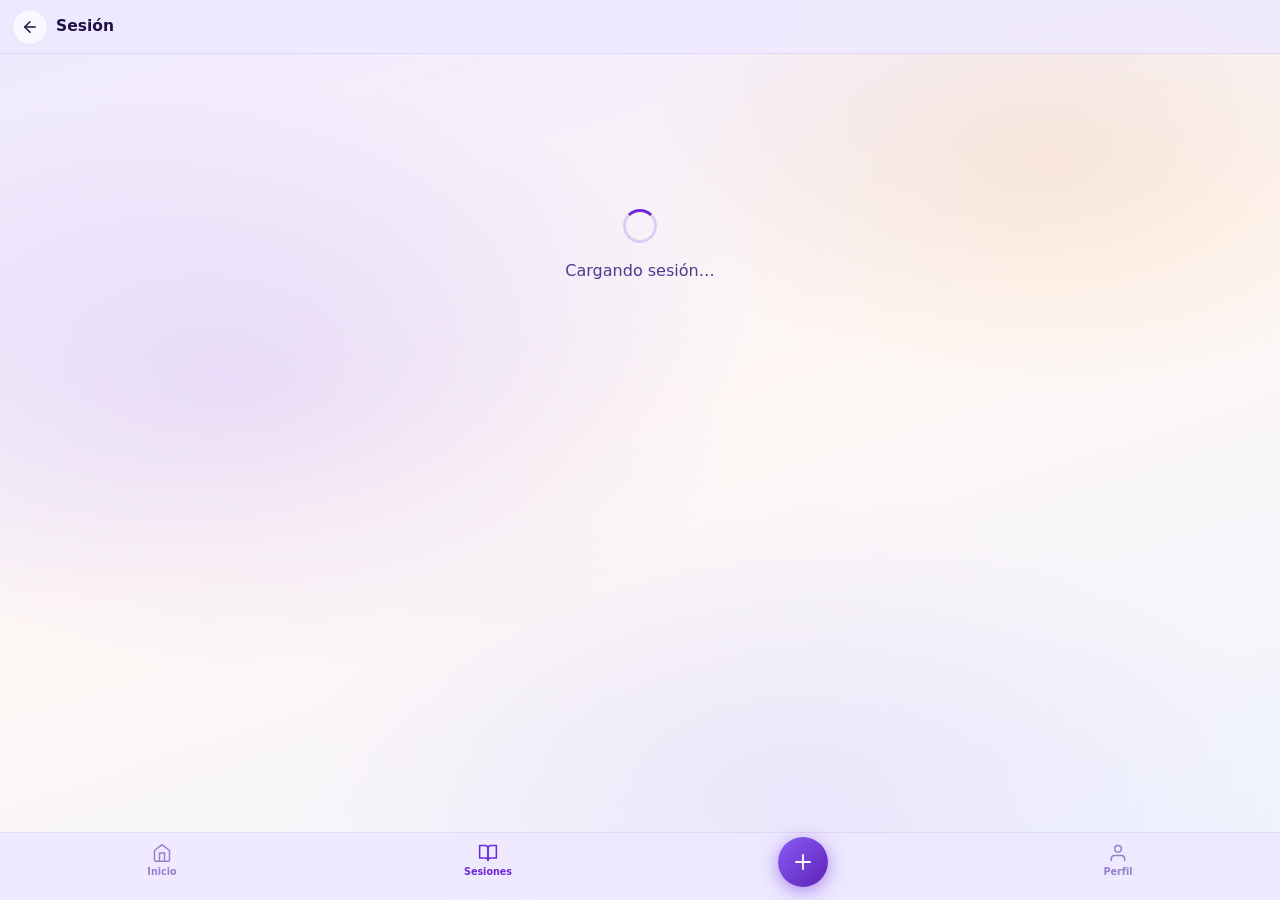
<file: session.html>
<!DOCTYPE html>
<html lang="es">
<head>
  <meta charset="UTF-8" />
  <meta name="viewport" content="width=device-width, initial-scale=1.0, viewport-fit=cover" />
  <title>Sesión — Pastoral Familiar</title>
  <link rel="stylesheet" href="css/styles.css" />
  <link rel="icon" href="data:image/svg+xml,<svg xmlns='http://www.w3.org/2000/svg' viewBox='0 0 100 100'><text y='.9em' font-size='90'>✝️</text></svg>" />
  <script src="js/supabase.min.js"></script>
  <script src="js/config.js"></script>
</head>
<body>

  <nav class="topnav">
    <div class="nav-brand">
      <button class="btn-icon-circle" onclick="window.location.href='dashboard.html'" title="Volver">
        <svg class="icon-sm" viewBox="0 0 24 24" fill="none" stroke="currentColor" stroke-width="2" stroke-linecap="round" stroke-linejoin="round"><line x1="19" y1="12" x2="5" y2="12"/><polyline points="12 19 5 12 12 5"/></svg>
      </button>
      <span class="nav-title" id="nav-session-title">Sesión</span>
    </div>
    <div class="nav-actions">
      <div id="nav-user"></div>
    </div>
  </nav>

  <nav class="bottom-nav">
    <button class="bnav-btn" onclick="window.location.href='feed.html'">
      <svg class="icon" viewBox="0 0 24 24" fill="none" stroke="currentColor" stroke-width="1.8" stroke-linecap="round" stroke-linejoin="round"><path d="m3 9 9-7 9 7v11a2 2 0 0 1-2 2H5a2 2 0 0 1-2-2z"/><polyline points="9 22 9 12 15 12 15 22"/></svg>
      Inicio
    </button>
    <button class="bnav-btn active" onclick="window.location.href='dashboard.html'">
      <svg class="icon" viewBox="0 0 24 24" fill="none" stroke="currentColor" stroke-width="1.8" stroke-linecap="round" stroke-linejoin="round"><path d="M2 3h6a4 4 0 0 1 4 4v14a3 3 0 0 0-3-3H2z"/><path d="M22 3h-6a4 4 0 0 0-4 4v14a3 3 0 0 1 3-3h7z"/></svg>
      Sesiones
    </button>
    <button class="bnav-new" onclick="window.location.href='feed.html'">
      <svg class="icon" viewBox="0 0 24 24" fill="none" stroke="currentColor" stroke-width="2.2" stroke-linecap="round"><line x1="12" y1="5" x2="12" y2="19"/><line x1="5" y1="12" x2="19" y2="12"/></svg>
    </button>
    <button class="bnav-btn" onclick="window.location.href='profile.html'">
      <svg class="icon" viewBox="0 0 24 24" fill="none" stroke="currentColor" stroke-width="1.8" stroke-linecap="round" stroke-linejoin="round"><path d="M20 21v-2a4 4 0 0 0-4-4H8a4 4 0 0 0-4 4v2"/><circle cx="12" cy="7" r="4"/></svg>
      Perfil
    </button>
  </nav>

  <div id="session-main" class="page page-session">
    <div class="loading-state"><div class="spinner"></div><p>Cargando sesión…</p></div>
  </div>

  <!-- Barra fija de comentarios (encima del bottom nav) -->
  <div id="session-comment-bar" class="session-comment-bar hidden">
    <div class="scb-inner">
      <div class="avatar sm" id="scb-avatar" style="background:var(--p)">A</div>
      <textarea id="comment-input" class="scb-textarea" placeholder="Comenta en la sesión…" maxlength="500" rows="1"></textarea>
      <button class="scb-send" onclick="submitComment(event)" title="Publicar">
        <svg viewBox="0 0 24 24" width="16" height="16" fill="none" stroke="#fff" stroke-width="2.2" stroke-linecap="round"><line x1="22" y1="2" x2="11" y2="13"/><polygon points="22 2 15 22 11 13 2 9 22 2"/></svg>
      </button>
    </div>
    <div class="scb-char" id="char-count">0 / 500</div>
  </div>

  <script src="js/auth.js"></script>
  <script src="js/app.js"></script>
  <script src="js/session.js"></script>
  <script>
    let currentSession = null;
    let currentProfile = null;

    (async () => {
      try {
        const session = await requireAuth();
        if (!session) return;
        currentProfile = await getProfile(session.user.id);
        if (!currentProfile) {
          await supabase.auth.signOut({ scope: 'local' });
          window.location.replace('index.html');
          return;
        }

        const av = currentProfile.avatar_url
          ? `<img src="${currentProfile.avatar_url}" />`
          : currentProfile.nickname.charAt(0).toUpperCase();
        document.getElementById('nav-user').innerHTML =
          `<div class="avatar sm" style="background:${currentProfile.color};cursor:pointer" onclick="window.location.href='profile.html'">${av}</div>`;

        const params = new URLSearchParams(window.location.search);
        const sessionId = params.get('id');
        if (!sessionId) { window.location.href = 'dashboard.html'; return; }
        await loadSession(sessionId);
      } catch (err) {
        document.getElementById('session-main').innerHTML =
          '<div class="empty-state"><p>Error al cargar la sesión.</p><button class="btn btn-primary" style="margin-top:1rem" onclick="location.reload()">Reintentar</button></div>';
      }
    })();

    async function loadSession(id) {
      const { data, error } = await supabase.from('sessions').select('*').eq('id', id).single();
      if (error || !data) { window.location.href = 'dashboard.html'; return; }
      currentSession = data;
      document.getElementById('nav-session-title').textContent = data.title;
      document.title = `${data.title} — Pastoral Familiar`;
      renderSession(data);
    }

    function renderSession(s) {
      const avHtml = currentProfile.avatar_url
        ? `<img src="${currentProfile.avatar_url}" />`
        : currentProfile.nickname.charAt(0).toUpperCase();

      const heroHtml = s.cover_image_url ? `
        <div class="session-hero has-image">
          <img class="session-hero-bg-img" src="${escapeHtml(s.cover_image_url)}" alt="" />
          <div class="session-hero-overlay"></div>
          <div class="session-hero-content">
            ${s.cover_emoji ? `<div class="session-hero-emoji">${s.cover_emoji}</div>` : ''}
            <h1 class="session-hero-title">${escapeHtml(s.title)}</h1>
            ${s.description ? `<p class="session-hero-desc">${escapeHtml(s.description)}</p>` : ''}
          </div>
        </div>
      ` : `
        <div class="session-hero">
          <div class="session-hero-emoji">${s.cover_emoji || '✝️'}</div>
          <h1 class="session-hero-title">${escapeHtml(s.title)}</h1>
          ${s.description ? `<p class="session-hero-desc">${escapeHtml(s.description)}</p>` : ''}
        </div>
      `;

      const main = document.getElementById('session-main');
      main.innerHTML = `
        <!-- HERO -->
        ${heroHtml}

        <!-- VIDEO -->
        ${s.video_url ? `
        <div class="content-card">
          <div class="content-card-label">
            <svg viewBox="0 0 24 24" width="16" height="16" fill="none" stroke="var(--p)" stroke-width="1.8" stroke-linecap="round"><circle cx="12" cy="12" r="10"/><polygon points="10 8 16 12 10 16 10 8"/></svg>
            Video de la sesión
          </div>
          <div class="video-wrap">
            <iframe src="${getEmbedUrl(s.video_url)}" frameborder="0"
              allow="accelerometer; autoplay; clipboard-write; encrypted-media; gyroscope; picture-in-picture"
              allowfullscreen loading="lazy"></iframe>
          </div>
        </div>` : ''}

        <!-- LECTURA -->
        ${s.document_content ? `
        <div class="content-card">
          <div class="content-card-label">
            <svg viewBox="0 0 24 24" width="16" height="16" fill="none" stroke="var(--p)" stroke-width="1.8" stroke-linecap="round"><path d="M4 19.5A2.5 2.5 0 0 1 6.5 17H20"/><path d="M6.5 2H20v20H6.5A2.5 2.5 0 0 1 4 19.5v-15A2.5 2.5 0 0 1 6.5 2z"/></svg>
            Lectura
          </div>
          <div class="doc-body">${sanitizeContent(s.document_content)}</div>
        </div>` : ''}

        <!-- ACTIVIDADES -->
        <div class="content-card" id="activities-section">
          <div class="content-card-label">
            <svg viewBox="0 0 24 24" width="16" height="16" fill="none" stroke="var(--p)" stroke-width="1.8" stroke-linecap="round"><path d="M17 3a2.828 2.828 0 1 1 4 4L7.5 20.5 2 22l1.5-5.5L17 3z"/></svg>
            Actividades
          </div>
          <div id="activities-list"><div class="mini-spin"></div></div>
        </div>

        <!-- COMENTARIOS -->
        <div class="content-card">
          <div class="content-card-label">
            <svg viewBox="0 0 24 24" width="16" height="16" fill="none" stroke="var(--p)" stroke-width="1.8" stroke-linecap="round"><path d="M21 15a2 2 0 0 1-2 2H7l-4 4V5a2 2 0 0 1 2-2h14a2 2 0 0 1 2 2z"/></svg>
            Comentarios de la comunidad
          </div>
          <div id="comments-list"><div class="mini-spin"></div></div>
        </div>
      `;

      // Mostrar la barra fija de comentario y configurar el avatar
      const bar = document.getElementById('session-comment-bar');
      bar.classList.remove('hidden');
      const scbAv = document.getElementById('scb-avatar');
      if (currentProfile.avatar_url) { scbAv.innerHTML = '<img src="' + escapeHtml(currentProfile.avatar_url) + '" />'; }
      else { scbAv.textContent = currentProfile.nickname.charAt(0).toUpperCase(); }
      scbAv.style.background = currentProfile.color;

      // Auto-resize textarea + contador de caracteres
      const ta = document.getElementById('comment-input');
      ta.addEventListener('input', function() {
        this.style.height = 'auto';
        this.style.height = Math.min(this.scrollHeight, 120) + 'px';
        document.getElementById('char-count').textContent = this.value.length + ' / 500';
      });

      loadActivities(s.id);
      loadComments(s.id);
      subscribeToComments(s.id);
    }

    function showToast(msg) {
      const t = document.createElement('div');
      t.className = 'toast';
      t.textContent = msg;
      document.body.appendChild(t);
      setTimeout(() => t.remove(), 2700);
    }
  </script>
</body>
</html>
</file>
<file: css/styles.css>
/* ============================================================
   PASTORAL FAMILIAR — Design System Ultra Moderno
   ============================================================ */

/* ─── TOKENS ─────────────────────────────────────────────── */
:root {
  --p:          #6D28D9;
  --p-light:    #8B5CF6;
  --p-dark:     #5B21B6;
  --p-rgb:      109,40,217;
  --gold:       #D97706;

  --story-grad: linear-gradient(135deg,#D97706 0%,#6D28D9 50%,#EC4899 100%);

  --bg:         #EDE9FF;
  --bg-card:    rgba(255,255,255,0.82);
  --bg-input:   rgba(109,40,217,0.06);
  --bg-subtle:  rgba(109,40,217,0.04);

  --ink:        #1E1147;
  --ink-2:      #4C3A8E;
  --ink-3:      #9580C9;

  --line:       rgba(109,40,217,0.10);
  --line-2:     rgba(109,40,217,0.18);

  --border:     rgba(109,40,217,0.12);

  /* used by confirm dialog / likers sheet */
  --surface:    #FFFFFF;
  --ink-1:      #1E1147;

  --s1: 0 2px 8px  rgba(109,40,217,.08),0 1px 2px rgba(0,0,0,.04);
  --s2: 0 6px 24px rgba(109,40,217,.14),0 2px 8px  rgba(0,0,0,.06);
  --s3: 0 16px 56px rgba(109,40,217,.20),0 4px 16px rgba(0,0,0,.08);
  --s4: 0 28px 72px rgba(109,40,217,.26),0 8px 32px rgba(0,0,0,.10);

  --r:   18px;
  --r2:  12px;
  --r3:  8px;
  --nav: 54px;
  --btm: 68px;
}

/* ─── ANIMATED BACKGROUND ────────────────────────────────── */
body::before {
  content:'';
  position:fixed;inset:0;z-index:-1;
  background:
    radial-gradient(ellipse 70% 55% at 18% 42%, rgba(139,92,246,.16) 0%, transparent 60%),
    radial-gradient(ellipse 55% 45% at 82% 18%, rgba(217,119,6,.12)  0%, transparent 58%),
    radial-gradient(ellipse 65% 55% at 62% 88%, rgba(167,139,250,.14) 0%, transparent 60%),
    linear-gradient(162deg, #EDE8FF 0%, #FFF8F5 48%, #EEF3FF 100%);
}

/* ─── RESET ──────────────────────────────────────────────── */
*,*::before,*::after{box-sizing:border-box;margin:0;padding:0}
html{font-size:16px;-webkit-text-size-adjust:100%;scroll-behavior:smooth}
body{
  font-family:-apple-system,BlinkMacSystemFont,'Segoe UI','SF Pro Text',system-ui,sans-serif;
  background:transparent;color:var(--ink);min-height:100svh;
  line-height:1.5;overscroll-behavior-y:none;
}
img,video,iframe{max-width:100%;display:block}
a{color:var(--p);text-decoration:none}
button{cursor:pointer;font-family:inherit;border:none;background:none;width:auto;flex-shrink:0}
input,textarea,select{
  font-family:inherit;font-size:1rem;color:var(--ink);
  background:var(--bg-input);border:1.5px solid transparent;
  border-radius:var(--r2);padding:.7rem 1rem;width:100%;outline:none;
  transition:border .2s,box-shadow .2s,background .2s;
}
input:focus,textarea:focus,select:focus{
  background:rgba(255,255,255,.95);border-color:var(--p);
  box-shadow:0 0 0 4px rgba(var(--p-rgb),.12);
}
textarea{resize:vertical}
.hidden{display:none!important}

/* ─── ICONS (Lucide) ─────────────────────────────────────── */
.icon{width:22px;height:22px;stroke-width:1.8;flex-shrink:0}
.icon-sm{width:18px;height:18px;stroke-width:2}
.icon-lg{width:28px;height:28px;stroke-width:1.6}

/* ─── TOP NAV ─────────────────────────────────────────────── */
.topnav{
  position:sticky;top:0;z-index:200;
  display:flex;align-items:center;justify-content:space-between;
  height:var(--nav);padding:0 .75rem;
  background:rgba(237,233,255,.82);
  backdrop-filter:blur(28px) saturate(180%);-webkit-backdrop-filter:blur(28px) saturate(180%);
  border-bottom:1px solid rgba(109,40,217,.10);
  gap:.5rem;
}
.nav-brand{display:flex;align-items:center;gap:.5rem;min-width:0;flex:1;overflow:hidden}
.nav-logo-text{
  font-size:1.15rem;font-weight:800;letter-spacing:-.5px;
  background:linear-gradient(135deg,var(--p),var(--gold));
  -webkit-background-clip:text;-webkit-text-fill-color:transparent;background-clip:text;
  white-space:nowrap;overflow:hidden;text-overflow:ellipsis;
}
.nav-cross{font-size:1.3rem;flex-shrink:0}
.nav-title{font-size:.97rem;font-weight:700;white-space:nowrap;overflow:hidden;text-overflow:ellipsis;color:var(--ink)}
.nav-actions{display:flex;align-items:center;gap:.4rem;flex-shrink:0}
.nav-nick{font-size:.82rem;color:var(--ink-2);max-width:72px;overflow:hidden;text-overflow:ellipsis;white-space:nowrap}

/* ─── BOTTOM NAV ──────────────────────────────────────────── */
.bottom-nav{
  position:fixed;bottom:0;left:0;right:0;z-index:200;
  height:calc(var(--btm) + env(safe-area-inset-bottom, 0px));
  display:flex;align-items:flex-start;justify-content:space-around;
  background:rgba(237,233,255,.88);
  backdrop-filter:blur(28px) saturate(180%);-webkit-backdrop-filter:blur(28px) saturate(180%);
  border-top:1px solid rgba(109,40,217,.10);
  padding-top:4px;
  padding-bottom:env(safe-area-inset-bottom, 0px);
  gap:2px;
}
.bnav-btn{
  display:flex;flex-direction:column;align-items:center;gap:3px;
  color:var(--ink-3);font-size:.6rem;font-weight:600;
  padding:.35rem .5rem;border-radius:var(--r);
  flex:1;min-width:0;max-width:72px;
  transition:color .2s,background .2s;
  overflow:hidden;
}
.bnav-btn.active{color:var(--p)}
.bnav-btn.active .icon{stroke:var(--p)}
.bnav-btn .icon{stroke:var(--ink-3);transition:stroke .2s;width:20px;height:20px}
.bnav-new{
  width:50px;height:50px;border-radius:50%;flex-shrink:0;
  background:linear-gradient(135deg,var(--p-light),var(--p-dark));
  color:#fff;display:flex;align-items:center;justify-content:center;
  box-shadow:0 4px 18px rgba(var(--p-rgb),.50);
  transition:transform .15s,box-shadow .15s;
}
.bnav-new:hover{transform:scale(1.08);box-shadow:0 6px 26px rgba(var(--p-rgb),.60)}
.bnav-new .icon{stroke:#fff;width:24px;height:24px}

/* ─── LAYOUT ──────────────────────────────────────────────── */
.page{max-width:600px;margin:0 auto;padding:.75rem .75rem calc(var(--btm) + env(safe-area-inset-bottom,0px) + 1.5rem)}
.page-wide{max-width:800px;margin:0 auto;padding:1rem 1rem calc(var(--btm) + env(safe-area-inset-bottom,0px) + 1.5rem)}
.page-session{padding-bottom:calc(var(--btm) + env(safe-area-inset-bottom,0px) + 76px + 1.5rem) !important}

/* ─── ENTRY ANIMATION ─────────────────────────────────────── */
@keyframes fadeInUp{from{opacity:0;transform:translateY(12px)}to{opacity:1;transform:translateY(0)}}

/* ─── BUTTONS ─────────────────────────────────────────────── */
.btn{
  display:inline-flex;align-items:center;justify-content:center;gap:.5rem;
  border-radius:50px;font-weight:700;font-size:.95rem;
  transition:transform .12s,box-shadow .15s,opacity .15s,background .15s;
  white-space:nowrap;flex-shrink:0;width:auto;
  overflow:hidden;text-overflow:ellipsis;max-width:100%;
}
.btn:active{transform:scale(.95)}
.btn:disabled{opacity:.5;pointer-events:none}
.btn-primary{
  background:linear-gradient(135deg,var(--p-light),var(--p-dark));
  color:#fff;padding:.72rem 1.5rem;
  box-shadow:0 4px 16px rgba(var(--p-rgb),.38);
}
.btn-primary:hover{box-shadow:0 6px 24px rgba(var(--p-rgb),.50);opacity:.95}
.btn-full{width:100% !important;border-radius:var(--r2)}
.btn-sm{padding:.38rem .8rem;font-size:.82rem}
.btn-xs{padding:.25rem .6rem;font-size:.76rem}
.btn-ghost{
  color:var(--ink);background:rgba(255,255,255,.65);
  border:1px solid var(--line-2);padding:.52rem 1rem;border-radius:var(--r2);
  backdrop-filter:blur(8px);
}
.btn-ghost:hover{background:rgba(255,255,255,.88)}
.btn-danger{background:rgba(220,38,38,.08);color:#DC2626;padding:.52rem 1rem;border-radius:var(--r2)}
.btn-danger:hover{background:rgba(220,38,38,.14)}
.btn-danger-solid{background:#DC2626;color:#fff;padding:.52rem 1rem;border-radius:var(--r2);border:none}
.btn-danger-solid:hover{background:#B91C1C}

/* ===== CONFIRM DIALOG ===== */
.confirm-overlay{position:fixed;inset:0;background:rgba(30,17,71,.45);display:flex;align-items:center;justify-content:center;z-index:9000;padding:1rem;animation:fadeIn .15s ease;backdrop-filter:blur(6px)}
.confirm-box{background:var(--surface);border-radius:20px;padding:1.5rem 1.25rem;width:100%;max-width:320px;box-shadow:var(--s4);animation:popIn .18s ease;border:1px solid var(--line)}
.confirm-msg{font-size:1rem;font-weight:800;color:var(--ink-1);margin:0 0 .35rem}
.confirm-detail{font-size:.875rem;color:var(--ink-3);margin:0 0 1.25rem;line-height:1.5}
.confirm-actions{display:flex;gap:.5rem;justify-content:flex-end}

/* ===== STORIES HEADER ===== */
.stories-header{display:flex;align-items:center;justify-content:space-between;padding:.55rem .85rem .15rem}
.stories-header-label{font-size:.75rem;font-weight:700;color:var(--ink-3);text-transform:uppercase;letter-spacing:.05em}
.stories-header-link{font-size:.82rem;color:var(--p);font-weight:600;text-decoration:none}

/* ===== AUTH SWITCH HINT ===== */
.auth-switch-hint{text-align:center;font-size:.875rem;color:var(--ink-3);margin-top:.9rem}
.auth-switch-hint .link-btn{background:none;border:none;color:var(--p);font-weight:700;cursor:pointer;font-size:inherit;padding:0}
.btn-icon-circle{
  width:36px;height:36px;border-radius:50%;flex-shrink:0;
  display:flex;align-items:center;justify-content:center;
  background:rgba(255,255,255,.65);border:1px solid var(--line);
  color:var(--ink);
  transition:background .15s;backdrop-filter:blur(8px);
}
.btn-icon-circle:hover{background:rgba(255,255,255,.88)}
.btn-icon-circle .icon{stroke:var(--ink-2)}

/* ─── AVATAR ──────────────────────────────────────────────── */
.avatar{
  border-radius:50%;flex-shrink:0;overflow:hidden;
  display:flex;align-items:center;justify-content:center;
  font-weight:800;color:#fff;font-size:1rem;
}
.avatar.xs{width:28px;height:28px;font-size:.72rem}
.avatar.sm{width:34px;height:34px;font-size:.85rem}
.avatar.md{width:44px;height:44px;font-size:1.05rem}
.avatar.lg{width:60px;height:60px;font-size:1.4rem}
.avatar.xl{width:88px;height:88px;font-size:2rem}
.avatar img{width:100%;height:100%;object-fit:cover}
.avatar.ring{
  box-shadow:0 0 0 2.5px #fff,0 0 0 4.5px transparent;
  padding:2.5px;
}
.avatar.ring::before{display:none}
.story-ring-wrap{
  padding:3px;border-radius:50%;
  background:var(--story-grad);
  display:inline-flex;flex-shrink:0;
}
.story-ring-wrap .avatar{
  box-shadow:0 0 0 2px #fff inset;
  outline:2px solid #fff;
}

/* ─── AUTH PAGE ───────────────────────────────────────────── */
.auth-page{
  min-height:100svh;display:flex;flex-direction:column;
  align-items:center;justify-content:center;
  padding:1.5rem 1rem;
}
.auth-card{
  background:rgba(255,255,255,.88);
  backdrop-filter:blur(28px) saturate(180%);-webkit-backdrop-filter:blur(28px) saturate(180%);
  border:1px solid rgba(255,255,255,.6);
  border-radius:28px;
  box-shadow:0 24px 72px rgba(109,40,217,.20),0 4px 16px rgba(0,0,0,.06);
  width:100%;max-width:420px;
  padding:2.25rem 1.75rem 2rem;
}
.auth-logo-wrap{text-align:center;margin-bottom:1.5rem}
.auth-logo{
  width:72px;height:72px;border-radius:22px;margin:0 auto .75rem;
  background:linear-gradient(135deg,var(--p-light),var(--p-dark));
  display:flex;align-items:center;justify-content:center;
  font-size:2.2rem;box-shadow:0 10px 30px rgba(var(--p-rgb),.40);
}
.auth-logo-wrap h1{font-size:1.5rem;font-weight:800;letter-spacing:-.5px;color:var(--ink)}
.auth-logo-wrap p{font-size:.84rem;color:var(--ink-2);margin-top:.25rem}

/* OAuth */
.oauth-section{display:flex;flex-direction:column;gap:.55rem;margin-bottom:1.25rem}
.btn-oauth{
  display:flex;align-items:center;justify-content:center;gap:.7rem;
  width:100%;padding:.72rem 1rem;border-radius:var(--r2);
  font-size:.95rem;font-weight:600;
  border:1.5px solid var(--line-2);
  background:rgba(255,255,255,.75);color:var(--ink);
  backdrop-filter:blur(12px);
  transition:background .15s,box-shadow .15s,border-color .15s;
}
.btn-oauth:hover{background:rgba(255,255,255,.95);box-shadow:var(--s1);border-color:var(--line-2)}
.btn-oauth img,.btn-oauth svg{flex-shrink:0}

.divider-or{
  display:flex;align-items:center;gap:.65rem;
  margin:.2rem 0 1.1rem;color:var(--ink-3);font-size:.8rem;font-weight:500;
}
.divider-or::before,.divider-or::after{content:'';flex:1;height:1px;background:var(--line)}

/* Form fields */
.tab-bar{
  display:flex;background:rgba(109,40,217,.08);border-radius:var(--r2);padding:4px;
  margin-bottom:1.25rem;gap:4px;
}
.tab-btn{
  flex:1;padding:.55rem;border-radius:var(--r3);font-size:.92rem;font-weight:600;
  color:var(--ink-2);background:transparent;transition:background .2s,color .2s,box-shadow .2s;
}
.tab-btn.active{background:rgba(255,255,255,.92);color:var(--ink);box-shadow:var(--s1)}
.auth-form{display:flex;flex-direction:column;gap:.85rem}
.field{display:flex;flex-direction:column;gap:.35rem}
.field label{font-size:.86rem;font-weight:700;color:var(--ink)}
.field-hint{font-size:.75rem;color:var(--ink-3)}
.hint{font-weight:400;color:var(--ink-3);font-size:.78rem}
.input-with-toggle{position:relative}
.input-with-toggle input{padding-right:2.75rem}
.toggle-pass{
  position:absolute;right:.75rem;top:50%;transform:translateY(-50%);
  color:var(--ink-3);padding:.2rem;
}
.toggle-pass .icon{width:18px;height:18px;stroke:var(--ink-3)}
.form-error{
  background:rgba(220,38,38,.08);color:#DC2626;border-radius:var(--r2);
  padding:.65rem .9rem;font-size:.875rem;
  border:1px solid rgba(220,38,38,.20);
  display:flex;align-items:flex-start;gap:.5rem;
}
.privacy-note{font-size:.75rem;color:var(--ink-3);text-align:center;margin-top:.25rem}
.color-picker{display:flex;gap:.6rem;flex-wrap:wrap;padding:.25rem 0}
.color-dot{
  width:36px;height:36px;border-radius:50%;border:3px solid transparent;
  transition:transform .15s,border-color .15s,box-shadow .15s;flex-shrink:0;
}
.color-dot.selected{border-color:var(--ink);transform:scale(1.2);box-shadow:0 2px 8px rgba(0,0,0,.2)}

/* ─── STORIES ─────────────────────────────────────────────── */
.stories-scroll{
  display:flex;gap:.85rem;overflow-x:auto;
  padding:.85rem 1rem .65rem;
  scrollbar-width:none;-webkit-overflow-scrolling:touch;
  margin:0 -.75rem;
}
.stories-scroll::-webkit-scrollbar{display:none}
.story-item{
  display:flex;flex-direction:column;align-items:center;gap:.4rem;
  flex-shrink:0;cursor:pointer;width:68px;
  transition:transform .15s;
}
.story-item:hover{transform:scale(1.06)}
.story-label{
  font-size:.65rem;font-weight:600;color:var(--ink-2);
  text-align:center;max-width:68px;
  white-space:nowrap;overflow:hidden;text-overflow:ellipsis;
}

/* ─── POST CARD ───────────────────────────────────────────── */
.post-card{
  background:var(--bg-card);
  backdrop-filter:blur(20px) saturate(150%);-webkit-backdrop-filter:blur(20px) saturate(150%);
  border-radius:var(--r);
  box-shadow:var(--s1);margin-bottom:1rem;overflow:hidden;
  border:1px solid rgba(255,255,255,.65);
  transition:box-shadow .2s,transform .15s;
  animation:fadeInUp .32s cubic-bezier(.22,.68,0,1.2) both;
}
.post-card:hover{box-shadow:var(--s2)}
.post-header{
  display:flex;align-items:center;gap:.75rem;
  padding:.9rem 1rem .65rem;
}
.post-author-name{font-size:.92rem;font-weight:700;color:var(--ink)}
.post-time{font-size:.73rem;color:var(--ink-3);margin-top:.05rem}
.post-menu-btn{color:var(--ink-3);padding:.25rem;border-radius:6px;transition:background .15s}
.post-menu-btn:hover{background:var(--bg-input)}
.post-menu-btn .icon{width:18px;height:18px;stroke:var(--ink-3)}
.post-image{
  width:100%;aspect-ratio:4/3;max-height:360px;object-fit:cover;
  background:var(--bg-input);cursor:pointer;
  transition:opacity .2s;
}
.post-image:hover{opacity:.93}
.post-content{
  padding:.8rem 1rem;font-size:.95rem;line-height:1.65;
  color:var(--ink);white-space:pre-wrap;word-break:break-word;
}
.post-actions{
  display:flex;align-items:center;gap:.2rem;
  padding:.3rem .65rem .8rem;
  flex-wrap:wrap;
}
.post-like-wrap{display:flex;align-items:center}
.like-count-pill{font-size:.87rem;font-weight:700;color:var(--ink-2);padding:.2rem .5rem;border-radius:50px;border:none;background:none;cursor:pointer;line-height:1;transition:color .15s,background .15s}
.like-count-pill:hover{background:rgba(229,57,53,.08);color:#E53935}
.like-count-pill:empty{display:none}

/* Likers sheet */
.likers-overlay{position:fixed;inset:0;background:rgba(30,17,71,.4);z-index:800;animation:fadeIn .15s ease;backdrop-filter:blur(4px)}
.likers-sheet{position:fixed;bottom:0;left:50%;transform:translateX(-50%);width:100%;max-width:480px;background:var(--surface);border-radius:24px 24px 0 0;padding:1rem 1.1rem 2rem;box-shadow:var(--s4);z-index:801;animation:slideUp .22s ease;border-top:1px solid var(--line)}
@keyframes slideUp{from{transform:translateX(-50%) translateY(100%)}to{transform:translateX(-50%) translateY(0)}}
.likers-sheet-handle{width:36px;height:4px;background:var(--line-2);border-radius:4px;margin:0 auto .85rem}
.likers-sheet-title{font-size:.82rem;font-weight:800;text-transform:uppercase;letter-spacing:.06em;color:var(--ink-3);margin-bottom:.75rem}
.liker-row{display:flex;align-items:center;gap:.65rem;padding:.4rem 0;border-bottom:1px solid var(--line)}
.liker-row:last-child{border-bottom:none}
.liker-name{font-size:.92rem;font-weight:600;color:var(--ink)}
.post-action-btn{
  display:flex;align-items:center;gap:.4rem;
  color:var(--ink-2);font-size:.87rem;font-weight:600;
  padding:.45rem .6rem;border-radius:50px;
  transition:color .15s,background .15s;
}
.post-action-btn:hover{background:var(--bg-subtle)}
.post-action-btn .icon{stroke:var(--ink-2);transition:stroke .15s,transform .15s}
.post-action-btn.liked .icon{stroke:#E53935;fill:#E53935}
.post-action-btn.liked{color:#E53935}
.post-action-btn.liked .icon{animation:heartPop .3s cubic-bezier(.36,.07,.19,.97)}
@keyframes heartPop{0%{transform:scale(1)}40%{transform:scale(1.4)}70%{transform:scale(.9)}100%{transform:scale(1)}}

/* Comments inline */
.post-comments-preview{padding:0 1rem .8rem}
.post-comment-row{display:flex;gap:.55rem;margin-bottom:.5rem;align-items:flex-start}
.post-comment-bubble{
  flex:1;background:var(--bg-subtle);border-radius:14px;padding:.5rem .8rem;
}
.post-comment-nick{font-size:.79rem;font-weight:700;color:var(--ink)}
.post-comment-text{font-size:.87rem;word-break:break-word;color:var(--ink)}
.post-comment-time{font-size:.7rem;color:var(--ink-3);margin-top:.15rem}
.post-view-more{font-size:.8rem;color:var(--ink-2);font-weight:600;cursor:pointer;margin-top:.3rem}
.post-view-more:hover{color:var(--p)}
.post-comment-input-row{
  display:flex;gap:.5rem;align-items:center;
  padding:.5rem .75rem .9rem;border-top:1px solid var(--line);
}
.post-comment-input-row input{
  border-radius:50px;padding:.45rem .9rem;font-size:.87rem;
  background:var(--bg-input);flex:1;min-width:0;
}
.post-comment-input-row .btn{padding:.4rem .75rem;font-size:.8rem;flex-shrink:0}

/* ─── MODAL ───────────────────────────────────────────────── */
.overlay{
  position:fixed;inset:0;background:rgba(30,17,71,.50);
  z-index:300;display:flex;align-items:flex-end;justify-content:center;
  animation:fadeIn .2s ease;backdrop-filter:blur(6px);
}
.overlay.center{align-items:center;padding:1rem}
@keyframes fadeIn{from{opacity:0}to{opacity:1}}
.sheet{
  background:rgba(255,255,255,.94);
  backdrop-filter:blur(28px) saturate(180%);-webkit-backdrop-filter:blur(28px) saturate(180%);
  border-radius:28px 28px 0 0;
  border:1px solid rgba(255,255,255,.6);
  width:100%;max-width:620px;max-height:94svh;
  overflow-y:auto;padding:1.1rem 1.25rem 2rem;
  animation:slideUp .26s cubic-bezier(.32,.72,0,1);
}
.sheet-center{
  background:rgba(255,255,255,.94);
  backdrop-filter:blur(28px) saturate(180%);-webkit-backdrop-filter:blur(28px) saturate(180%);
  border-radius:24px;
  border:1px solid rgba(255,255,255,.6);
  width:calc(100% - 2rem);max-width:500px;max-height:92svh;
  overflow-y:auto;padding:1.5rem 1.25rem 1.75rem;
  animation:popIn .22s cubic-bezier(.32,.72,0,1);
  box-shadow:var(--s4);
}
@keyframes popIn{from{transform:scale(.94);opacity:0}to{transform:scale(1);opacity:1}}
.sheet-handle{width:40px;height:5px;background:var(--line-2);border-radius:3px;margin:0 auto .9rem}
.sheet-title{font-size:1.05rem;font-weight:800;margin-bottom:1rem;letter-spacing:-.3px;color:var(--ink)}
.sheet-actions{display:flex;justify-content:flex-end;gap:.6rem;margin-top:1rem;flex-wrap:wrap}

/* ─── IMAGE PREVIEW ──────────────────────────────────────── */
.img-preview-wrap{position:relative;margin-bottom:.85rem;border-radius:var(--r2);overflow:hidden}
.img-preview{width:100%;max-height:320px;object-fit:cover;background:var(--bg-input)}
.img-preview-remove{
  position:absolute;top:.6rem;right:.6rem;
  width:32px;height:32px;border-radius:50%;
  background:rgba(0,0,0,.55);color:#fff;
  display:flex;align-items:center;justify-content:center;
  transition:background .15s;
}
.img-preview-remove:hover{background:rgba(0,0,0,.75)}
.img-preview-remove .icon{width:16px;height:16px;stroke:#fff}
.upload-zone{
  border:2px dashed var(--line-2);border-radius:var(--r2);
  padding:1.25rem;text-align:center;cursor:pointer;
  transition:border-color .2s,background .2s;
  color:var(--ink-2);font-size:.88rem;
  background:var(--bg-input);
}
.upload-zone:hover{border-color:var(--p);background:rgba(var(--p-rgb),.08)}
.upload-zone .icon{stroke:var(--ink-3);margin:0 auto .5rem}

/* ─── PROFILE PAGE ────────────────────────────────────────── */
.profile-cover{
  height:140px;
  background:linear-gradient(135deg,var(--p-light) 0%,var(--p-dark) 60%,#EC4899 100%);
  position:relative;
}
.profile-cover-edit{
  position:absolute;bottom:.6rem;right:.7rem;
  width:32px;height:32px;border-radius:50%;
  background:rgba(0,0,0,.45);display:flex;align-items:center;justify-content:center;
}
.profile-cover-edit .icon{width:15px;height:15px;stroke:#fff}
.profile-avatar-wrap{
  margin-top:-42px;padding:0 1rem;display:flex;justify-content:space-between;align-items:flex-end;
}
.profile-avatar-edit-btn{position:relative;cursor:pointer;flex-shrink:0}
.profile-avatar-edit-btn .edit-badge{
  position:absolute;bottom:2px;right:2px;
  width:28px;height:28px;border-radius:50%;
  background:linear-gradient(135deg,var(--p-light),var(--p-dark));
  border:2.5px solid #fff;
  display:flex;align-items:center;justify-content:center;
}
.profile-avatar-edit-btn .edit-badge .icon{width:13px;height:13px;stroke:#fff}
.profile-info{padding:1rem 1rem 0}
.profile-nick{font-size:1.2rem;font-weight:800;letter-spacing:-.3px;color:var(--ink)}
.profile-bio{font-size:.9rem;color:var(--ink-2);margin-top:.3rem;line-height:1.55}
.profile-admin-badge{
  display:inline-flex;align-items:center;gap:.3rem;
  font-size:.72rem;font-weight:700;color:var(--p);
  background:rgba(var(--p-rgb),.10);border-radius:50px;padding:.15rem .55rem;margin-top:.4rem;
}
.profile-stats{
  display:flex;gap:1.5rem;padding:1rem 1rem .75rem;border-bottom:1px solid var(--line);
}
.stat-num{font-size:1.1rem;font-weight:800;color:var(--ink)}
.stat-label{font-size:.73rem;color:var(--ink-2)}
.profile-grid{display:grid;grid-template-columns:repeat(3,1fr);gap:2px;margin-top:.25rem}
.profile-grid-tile{
  aspect-ratio:1;background:var(--bg-subtle);overflow:hidden;cursor:pointer;position:relative;
  transition:opacity .15s;
}
.profile-grid-tile:hover{opacity:.9}
.profile-grid-tile img{width:100%;height:100%;object-fit:cover}
.profile-grid-text-tile{
  display:flex;align-items:center;justify-content:center;
  padding:.5rem;font-size:.72rem;color:var(--ink-2);text-align:center;line-height:1.4;
  overflow:hidden;
}

/* ─── SESSION DETAIL ──────────────────────────────────────── */
.session-hero{
  background:linear-gradient(160deg,var(--p),var(--p-dark));
  color:#fff;padding:1.75rem 1.25rem 1.5rem;margin-bottom:.85rem;
  border-radius:0 0 var(--r) var(--r);
  box-shadow:0 4px 24px rgba(var(--p-rgb),.30);
}
.session-hero-emoji{font-size:2.8rem;margin-bottom:.5rem}
.session-hero-title{font-size:1.35rem;font-weight:800;letter-spacing:-.4px;color:#fff}
.session-hero-desc{font-size:.88rem;opacity:.88;margin-top:.35rem;color:#fff}

/* Hero with cover image */
.session-hero.has-image{
  background:none;padding:0;position:relative;overflow:hidden;
  min-height:220px;border-radius:0 0 var(--r) var(--r);
  box-shadow:0 4px 24px rgba(0,0,0,.25);
}
.session-hero-bg-img{
  position:absolute;inset:0;width:100%;height:100%;
  object-fit:cover;display:block;
}
.session-hero-overlay{
  position:absolute;inset:0;
  background:linear-gradient(to bottom,rgba(30,17,71,.15) 0%,rgba(30,17,71,.70) 100%);
}
.session-hero-content{position:relative;z-index:1;padding:1.75rem 1.25rem 1.5rem}

/* Content cards */
.content-card{
  background:var(--bg-card);
  backdrop-filter:blur(20px) saturate(150%);-webkit-backdrop-filter:blur(20px) saturate(150%);
  border-radius:var(--r);border:1px solid rgba(255,255,255,.65);
  padding:1.25rem;margin-bottom:.85rem;box-shadow:var(--s1);
  animation:fadeInUp .32s cubic-bezier(.22,.68,0,1.2) both;
}
.content-card-label{
  display:flex;align-items:center;gap:.5rem;
  font-size:.78rem;font-weight:800;text-transform:uppercase;letter-spacing:.06em;
  color:var(--ink-2);margin-bottom:.9rem;
}
.content-card-label .icon{stroke:var(--p);width:16px;height:16px}
.doc-body{font-size:.95rem;line-height:1.75;color:var(--ink)}
.doc-body h3{font-size:.98rem;font-weight:700;margin:1rem 0 .4rem;color:var(--p-dark)}
.doc-body p{margin-bottom:.7rem}
.doc-body ul,.doc-body ol{padding-left:1.4rem;margin-bottom:.7rem}
.doc-body li{margin-bottom:.25rem}
.doc-body b,.doc-body strong{color:var(--p-dark)}
.video-wrap{position:relative;padding-bottom:56.25%;height:0;border-radius:var(--r2);overflow:hidden;background:#000}
.video-wrap iframe{position:absolute;top:0;left:0;width:100%;height:100%}

/* Activities */
.activity-card{
  border:1.5px solid var(--line);border-radius:var(--r2);padding:1rem;margin-bottom:.7rem;
  background:rgba(255,255,255,.60);backdrop-filter:blur(12px);
  transition:border-color .2s,box-shadow .2s;
}
.activity-card:focus-within{border-color:var(--p);box-shadow:0 0 0 4px rgba(var(--p-rgb),.08)}
.activity-badge{
  display:inline-flex;align-items:center;gap:.3rem;
  font-size:.69rem;font-weight:800;text-transform:uppercase;letter-spacing:.05em;
  padding:.15rem .55rem;border-radius:50px;margin-bottom:.55rem;
  background:rgba(var(--p-rgb),.08);color:var(--p);
}
.activity-badge .icon{width:12px;height:12px}
.activity-title{font-size:.95rem;font-weight:700;margin-bottom:.35rem;color:var(--ink)}
.activity-desc{font-size:.86rem;color:var(--ink-2);margin-bottom:.75rem}
.activity-textarea{font-size:.9rem;min-height:88px;border-radius:var(--r2);margin-bottom:.5rem}
.activity-row{display:flex;justify-content:flex-end;gap:.5rem;align-items:center}
.activity-saved{font-size:.82rem;color:#16A34A;font-weight:700;display:flex;align-items:center;gap:.3rem}
.poll-options{display:flex;flex-direction:column;gap:.45rem;margin-bottom:.5rem}
.poll-opt-btn{display:flex;align-items:center;gap:.65rem;border:1.5px solid var(--line-2);border-radius:var(--r2);padding:.65rem .9rem;cursor:pointer;background:rgba(255,255,255,.55);text-align:left;color:var(--ink-1);font-size:.9rem;font-weight:500;width:100%;transition:border-color .15s,background .15s}
.poll-opt-btn:hover{border-color:var(--p);background:rgba(var(--p-rgb),.06)}
.poll-radio{width:18px;height:18px;border-radius:50%;border:2px solid var(--line-2);flex-shrink:0;transition:border-color .15s}
.poll-opt-btn:hover .poll-radio{border-color:var(--p)}
.poll-hint{font-size:.78rem;color:var(--ink-3);margin:.1rem 0 .5rem;text-align:center}
.poll-opt{display:flex;align-items:center;gap:.65rem;border:1.5px solid var(--line);border-radius:var(--r2);padding:.6rem .9rem;cursor:default;position:relative;overflow:hidden;transition:border-color .15s}
.poll-opt.voted{border-color:var(--p);background:rgba(var(--p-rgb),.05)}
.poll-bar{position:absolute;left:0;top:0;height:100%;background:rgba(var(--p-rgb),.09);transition:width .45s ease}
.poll-opt-label{font-size:.9rem;font-weight:500;position:relative;z-index:1;flex:1;color:var(--ink)}
.poll-pct{font-size:.8rem;color:var(--p);position:relative;z-index:1;font-weight:700;min-width:32px;text-align:right}
.post-session-ref{display:flex;align-items:center;gap:.45rem;background:rgba(var(--p-rgb),.06);border-left:3px solid var(--p);border-radius:0 8px 8px 0;padding:.4rem .75rem;margin:-.25rem -.25rem .55rem;font-size:.8rem;color:var(--p);font-weight:600;text-decoration:none;cursor:pointer}
.post-session-ref:hover{background:rgba(var(--p-rgb),.12)}

/* ─── SESSION FIXED COMMENT BAR ──────────────────────────── */
.session-comment-bar{
  position:fixed;bottom:calc(var(--btm) + env(safe-area-inset-bottom,0px));left:0;right:0;z-index:150;
  background:rgba(237,233,255,.92);
  backdrop-filter:blur(28px) saturate(180%);-webkit-backdrop-filter:blur(28px) saturate(180%);
  border-top:1px solid rgba(109,40,217,.10);
  padding:.55rem .75rem .6rem;
  box-shadow:0 -2px 14px rgba(109,40,217,.10);
}
.scb-inner{display:flex;align-items:center;gap:.55rem}
.scb-textarea{
  flex:1;border-radius:50px;padding:.48rem 1rem;
  min-height:38px;max-height:120px;resize:none;
  font-size:.92rem;line-height:1.45;
  background:var(--bg-input);overflow-y:auto;
  scrollbar-width:none;transition:border .2s,box-shadow .2s;
}
.scb-textarea::-webkit-scrollbar{display:none}
.scb-textarea:focus{background:rgba(255,255,255,.95);border-color:var(--p);box-shadow:0 0 0 3px rgba(var(--p-rgb),.12)}
.scb-send{
  border-radius:50%;width:38px;height:38px;padding:0;flex-shrink:0;
  display:flex;align-items:center;justify-content:center;
  background:linear-gradient(135deg,var(--p-light),var(--p-dark));
  box-shadow:0 3px 12px rgba(var(--p-rgb),.40);
  transition:transform .12s,box-shadow .15s;
}
.scb-send:active{transform:scale(.92)}
.scb-send:hover{box-shadow:0 4px 18px rgba(var(--p-rgb),.50)}
.scb-char{font-size:.7rem;color:var(--ink-3);text-align:right;padding:.15rem .4rem 0;line-height:1}

/* Comments (session) */
.comment-row{display:flex;gap:.65rem;margin-bottom:.85rem;align-items:flex-start}
.comment-row:last-child{margin-bottom:0}
.comment-bubble{flex:1;background:rgba(109,40,217,.05);border-radius:16px;padding:.65rem .9rem;min-width:0}
.comment-nick{font-size:.83rem;font-weight:700;color:var(--ink)}
.comment-text{font-size:.9rem;margin-top:.1rem;word-break:break-word;color:var(--ink)}
.comment-meta{display:flex;align-items:center;gap:.55rem;margin-top:.3rem}
.comment-time{font-size:.72rem;color:var(--ink-3)}
.comment-like-btn{display:flex;align-items:center;gap:.25rem;font-size:.76rem;color:var(--ink-3);padding:.1rem .3rem;border-radius:6px;transition:color .15s}
.comment-like-btn:hover,.comment-like-btn.liked{color:#E53935}
.comment-like-btn .icon{width:13px;height:13px}
.comment-del-btn{font-size:.75rem;color:#CC2A2A;padding:.1rem .3rem;border-radius:6px}
.comment-del-btn:hover{background:rgba(220,38,38,.08)}
.comment-input-area{display:flex;gap:.65rem;align-items:flex-start;margin-bottom:.6rem}
.comment-input-area textarea{flex:1;border-radius:var(--r2);min-height:60px}
.comment-footer{display:flex;justify-content:space-between;align-items:center;margin-top:.4rem}
.char-count{font-size:.75rem;color:var(--ink-3)}

/* ─── ADMIN ───────────────────────────────────────────────── */
.admin-card{
  background:var(--bg-card);
  backdrop-filter:blur(20px) saturate(150%);-webkit-backdrop-filter:blur(20px) saturate(150%);
  border-radius:var(--r);border:1px solid rgba(255,255,255,.65);
  padding:1.25rem;margin-bottom:1rem;box-shadow:var(--s1);
  animation:fadeInUp .32s cubic-bezier(.22,.68,0,1.2) both;
}
.admin-card-title{font-size:1rem;font-weight:800;margin-bottom:1rem;display:flex;align-items:center;gap:.5rem;color:var(--ink)}
.admin-card-title .icon{stroke:var(--p);width:18px;height:18px}
.admin-form{display:flex;flex-direction:column;gap:.85rem}
.field-row{display:flex;gap:.65rem;align-items:flex-start;flex-wrap:wrap}
.field-row .field{flex:1;min-width:120px}
.flex1{flex:1;min-width:0}
.session-row-card{
  border:1px solid var(--line);border-radius:var(--r2);padding:.85rem;margin-bottom:.65rem;
  background:rgba(255,255,255,.55);backdrop-filter:blur(12px);
  transition:box-shadow .15s;
}
.session-row-card:hover{box-shadow:var(--s1)}
.session-row-head{display:flex;align-items:center;gap:.45rem;margin-bottom:.5rem;min-width:0}
.session-row-emoji{font-size:1.3rem;flex-shrink:0;line-height:1}
.session-row-thumb{width:40px;height:40px;border-radius:8px;object-fit:cover;flex-shrink:0}
.session-row-title{font-weight:700;flex:1;min-width:0;font-size:.9rem;white-space:nowrap;overflow:hidden;text-overflow:ellipsis;color:var(--ink)}
.tag-active{background:rgba(22,163,74,.12);color:#15803D;font-size:.71rem;font-weight:700;padding:.16rem .45rem;border-radius:50px;border:none;cursor:pointer;flex-shrink:0;white-space:nowrap}
.tag-inactive{background:rgba(185,28,28,.10);color:#B91C1C;font-size:.71rem;font-weight:700;padding:.16rem .45rem;border-radius:50px;border:none;cursor:pointer;flex-shrink:0;white-space:nowrap}
.btn-add-act{display:inline-flex;align-items:center;gap:.3rem;font-size:.8rem;font-weight:700;color:var(--p);background:rgba(var(--p-rgb),.10);border-radius:6px;padding:.28rem .65rem;transition:background .15s;width:auto}
.btn-add-act:hover{background:rgba(var(--p-rgb),.20)}
.btn-edit-session{
  display:inline-flex;align-items:center;gap:.28rem;
  font-size:.74rem;font-weight:700;color:#fff;
  background:linear-gradient(135deg,var(--p-light),var(--p-dark));
  border-radius:6px;padding:.22rem .6rem;
  transition:opacity .15s,box-shadow .15s;
  box-shadow:0 2px 8px rgba(var(--p-rgb),.35);
  width:auto;flex-shrink:0;
}
.btn-edit-session:hover{opacity:.88;box-shadow:0 3px 12px rgba(var(--p-rgb),.45)}
.act-row{display:flex;align-items:center;gap:.5rem;background:rgba(var(--p-rgb),.05);border-radius:8px;padding:.4rem .7rem;font-size:.84rem;margin-top:.35rem;min-width:0}
.act-type-tag{font-size:.67rem;text-transform:uppercase;font-weight:800;color:var(--ink-3);letter-spacing:.04em;flex-shrink:0}

/* ─── USER ROW ────────────────────────────────────────────── */
.user-row{display:flex;align-items:center;gap:.65rem;padding:.65rem 0;border-bottom:1px solid var(--line);min-width:0}
.user-row:last-child{border-bottom:none}
.user-row-nick{font-weight:700;font-size:.92rem;flex:1;min-width:0;white-space:nowrap;overflow:hidden;text-overflow:ellipsis;color:var(--ink)}
.user-row-actions{display:flex;align-items:center;gap:.4rem;flex-shrink:0}
.search-row{display:flex;gap:.5rem;align-items:stretch}
.search-row input{flex:1;min-width:0}
.search-row .btn{flex-shrink:0}

/* ─── WELCOME BANNER ──────────────────────────────────────── */
.welcome-card{
  background:linear-gradient(135deg,var(--p-light) 0%,var(--p-dark) 100%);
  color:#fff;border-radius:var(--r);padding:1.2rem 1.35rem;margin-bottom:.85rem;
  box-shadow:0 8px 28px rgba(var(--p-rgb),.40);
}
.welcome-card h2{font-size:1.15rem;font-weight:800;letter-spacing:-.3px;color:#fff}
.welcome-card p{font-size:.86rem;opacity:.88;margin-top:.25rem;color:#fff}

/* ─── SESSION CARDS (dashboard) ───────────────────────────── */
.session-list-card{
  display:flex;align-items:center;gap:.9rem;
  background:var(--bg-card);
  backdrop-filter:blur(20px) saturate(150%);-webkit-backdrop-filter:blur(20px) saturate(150%);
  border-radius:var(--r);border:1px solid rgba(255,255,255,.65);
  padding:1rem 1.1rem;margin-bottom:.65rem;cursor:pointer;
  box-shadow:var(--s1);transition:box-shadow .2s,transform .15s;
  animation:fadeInUp .32s cubic-bezier(.22,.68,0,1.2) both;
}
.session-list-card:hover{box-shadow:var(--s2);transform:translateY(-2px)}
.session-card-emoji{font-size:2rem;flex-shrink:0}
.session-card-cover{
  width:54px;height:54px;border-radius:12px;object-fit:cover;flex-shrink:0;
  box-shadow:0 2px 10px rgba(0,0,0,.15);
}
.session-card-body{flex:1;min-width:0}
.session-card-title{font-size:.95rem;font-weight:700;white-space:nowrap;overflow:hidden;text-overflow:ellipsis;color:var(--ink)}
.session-card-desc{font-size:.82rem;color:var(--ink-2);margin-top:.15rem;white-space:nowrap;overflow:hidden;text-overflow:ellipsis}
.session-card-date{font-size:.73rem;color:var(--ink-3);margin-top:.25rem;display:block}
.session-card-arrow .icon{stroke:var(--ink-3);width:18px;height:18px}

/* ─── EMPTY & LOADING ─────────────────────────────────────── */
.empty-state{text-align:center;padding:3rem 1rem;color:var(--ink-2)}
.empty-icon{font-size:3rem;display:block;margin-bottom:.85rem}
.loading-state{display:flex;flex-direction:column;align-items:center;justify-content:center;gap:1rem;min-height:40svh;color:var(--ink-2)}
.spinner{width:34px;height:34px;border:3px solid var(--line-2);border-top-color:var(--p);border-radius:50%;animation:spin .7s linear infinite}
.mini-spin{width:22px;height:22px;border:2.5px solid var(--line-2);border-top-color:var(--p);border-radius:50%;animation:spin .7s linear infinite;margin:1.25rem auto}
@keyframes spin{to{transform:rotate(360deg)}}
.skeleton{
  background:linear-gradient(90deg,rgba(109,40,217,.06) 25%,rgba(109,40,217,.12) 50%,rgba(109,40,217,.06) 75%);
  background-size:200% 100%;animation:shimmer 1.4s infinite;border-radius:var(--r);
}
.skel-post{height:200px;margin-bottom:1rem}
.skel-card{height:74px;margin-bottom:.65rem}
@keyframes shimmer{0%{background-position:200% 0}100%{background-position:-200% 0}}

/* ─── TOAST ───────────────────────────────────────────────── */
.toast{
  position:fixed;bottom:calc(var(--btm)+10px);left:50%;transform:translateX(-50%);
  background:linear-gradient(135deg,var(--p-dark),var(--p));
  color:#fff;border-radius:50px;
  padding:.62rem 1.4rem;font-size:.87rem;font-weight:600;
  z-index:500;white-space:nowrap;box-shadow:var(--s3);
  animation:toastIn .22s ease,toastOut .3s ease 2.3s forwards;
}
@keyframes toastIn{from{opacity:0;transform:translate(-50%,14px)}to{opacity:1;transform:translate(-50%,0)}}
@keyframes toastOut{to{opacity:0;transform:translate(-50%,14px)}}

/* ─── DIVIDER ─────────────────────────────────────────────── */
hr.divider{border:none;border-top:1px solid var(--line);margin:.5rem 0}

/* ─── SECTION TITLE ───────────────────────────────────────── */
.section-head{font-size:.95rem;font-weight:800;letter-spacing:-.2px;margin-bottom:.8rem;padding:0 .2rem;color:var(--ink)}

/* ─── RESPONSIVE ──────────────────────────────────────────── */
@media(max-width:480px){
  .auth-card{padding:1.75rem 1.1rem 1.5rem}
  .nav-nick{display:none}
  .page{padding-left:.55rem;padding-right:.55rem}
  .page-wide{padding-left:.55rem;padding-right:.55rem}
  .admin-card{padding:1rem .9rem}
  .sheet{padding:1rem 1rem 2rem}
  .post-header{padding:.8rem .75rem .55rem}
  .post-content{padding:.65rem .75rem}
  .post-actions{padding:.2rem .4rem .7rem}
  .post-comment-input-row{padding:.45rem .6rem .8rem}
  .profile-cover{height:110px}
  .session-list-card{padding:.75rem .85rem}
  .btn-primary{padding:.65rem 1.1rem}
  .sheet-actions{justify-content:stretch}
  .sheet-actions .btn{flex:1;justify-content:center}
}
@media(max-width:360px){
  .bnav-btn{font-size:.55rem;padding:.3rem .35rem}
  .bnav-btn .icon{width:18px;height:18px}
  .bnav-new{width:44px;height:44px}
  .bnav-new .icon{width:20px;height:20px}
}
@media(min-width:640px){
  .post-card,.session-list-card,.content-card,.admin-card{border-radius:var(--r)}
  .auth-page{padding:2rem}
  .field-row{flex-wrap:nowrap}
}
@media(prefers-reduced-motion:reduce){
  .post-card,.content-card,.admin-card,.session-list-card{animation:none;opacity:1;transform:none}
}

/* ─── PROFILE IMPROVEMENTS ───────────────────────────────── */
.profile-cover{
  height:140px;
  background:linear-gradient(135deg,var(--p-light) 0%,var(--p-dark) 60%,#EC4899 100%);
  position:relative;overflow:hidden;
}
.profile-cover-pattern{
  position:absolute;inset:0;
  background-image:radial-gradient(circle at 20% 50%,rgba(255,255,255,.12) 0%,transparent 50%),
    radial-gradient(circle at 80% 20%,rgba(255,255,255,.10) 0%,transparent 40%);
}
.profile-stats{
  display:flex;align-items:center;gap:0;
  padding:.85rem 1rem .75rem;border-bottom:1px solid var(--line);
}
.stat-item{flex:1;text-align:center}
.stat-divider{width:1px;height:32px;background:var(--line-2);flex-shrink:0}
.stat-num{font-size:1.25rem;font-weight:800;color:var(--ink);letter-spacing:-.5px}
.stat-label{font-size:.72rem;color:var(--ink-3);margin-top:.1rem}
.profile-bio-empty{font-style:italic;color:var(--ink-3);cursor:pointer}
.profile-bio-empty:hover{color:var(--p)}

.grid-tile-overlay{
  position:absolute;inset:0;
  background:linear-gradient(to top,rgba(0,0,0,.55) 0%,transparent 55%);
  display:flex;align-items:flex-end;gap:.55rem;
  padding:.4rem .5rem;opacity:0;transition:opacity .18s;
}
.profile-grid-tile:hover .grid-tile-overlay,
.profile-grid-tile:active .grid-tile-overlay{opacity:1}
.grid-tile-overlay span{
  display:flex;align-items:center;gap:.25rem;
  font-size:.72rem;font-weight:700;color:#fff;line-height:1;
}

/* ─── NOTIFICATION BELL ──────────────────────────────────── */
.notif-bell{
  position:relative;display:flex;align-items:center;justify-content:center;
  width:36px;height:36px;border-radius:50%;
  background:rgba(var(--p-rgb),.08);border:none;cursor:pointer;
  transition:background .15s;
}
.notif-bell:hover{background:rgba(var(--p-rgb),.14)}
.notif-bell svg{stroke:var(--ink-2)}
.notif-badge{
  position:absolute;top:2px;right:2px;
  min-width:17px;height:17px;border-radius:50px;
  background:#E53935;color:#fff;
  font-size:.6rem;font-weight:800;
  display:flex;align-items:center;justify-content:center;
  padding:0 3px;border:2px solid var(--bg-card,#fff);
  line-height:1;
}

/* ─── NOTIFICATION SHEET ─────────────────────────────────── */
.notif-row{
  display:flex;align-items:center;gap:.75rem;
  padding:.7rem .25rem;border-bottom:1px solid var(--line);
  cursor:pointer;transition:background .12s;border-radius:var(--r2);
  margin:0 -.25rem;padding:.7rem .5rem;
}
.notif-row:hover{background:var(--bg-input)}
.notif-row:last-child{border-bottom:none}
.notif-unread{background:rgba(var(--p-rgb),.05)}
.notif-unread:hover{background:rgba(var(--p-rgb),.09)}
.notif-body{flex:1;min-width:0}
.notif-msg{font-size:.86rem;color:var(--ink);line-height:1.45}
.notif-msg strong{font-weight:700}
.notif-msg em{color:var(--ink-2);font-style:italic}
.notif-time{font-size:.73rem;color:var(--ink-3);margin-top:.2rem}
.notif-type-icon{font-size:.9rem;flex-shrink:0;opacity:.7}
</file>
